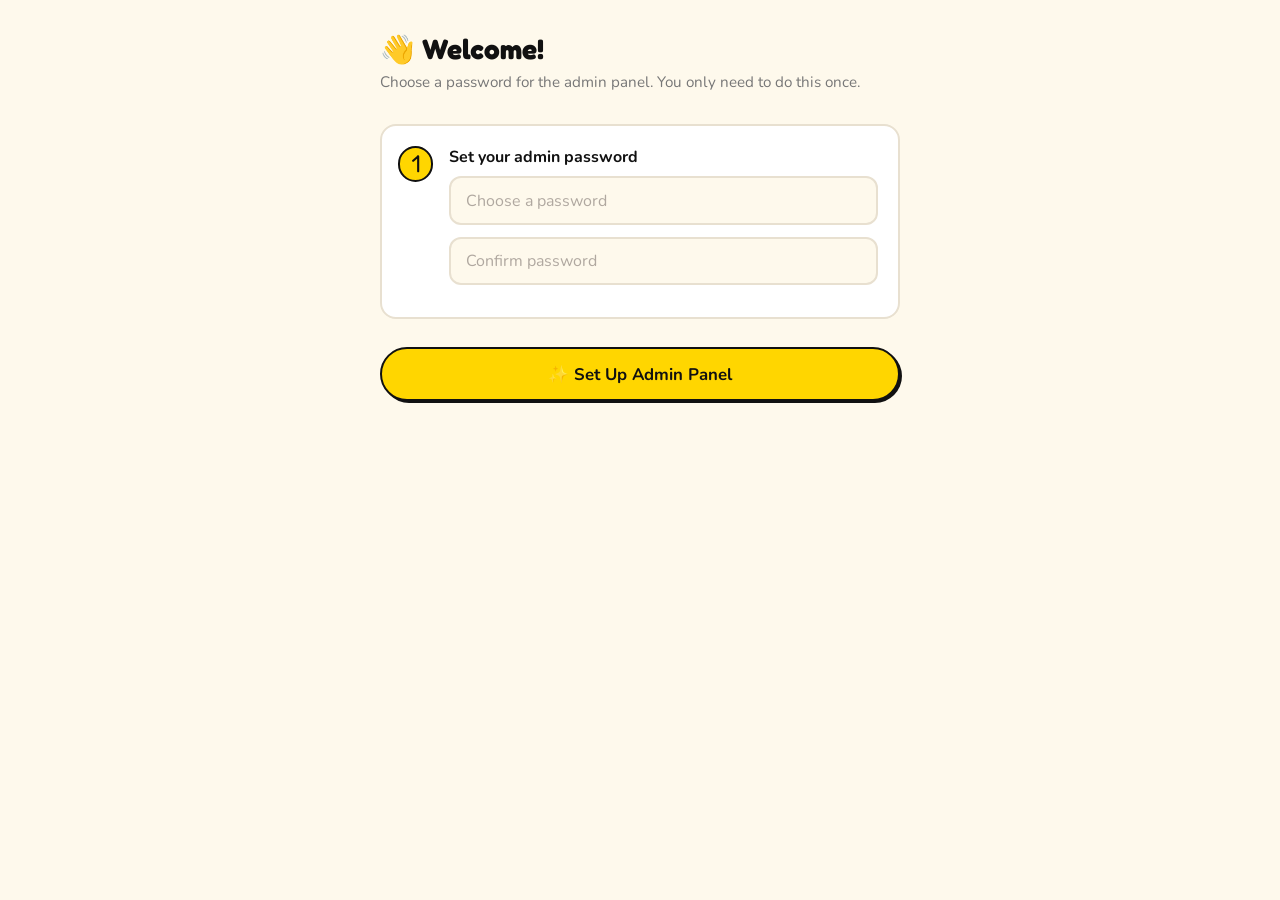
<file: admin.html>
<!DOCTYPE html>
<html lang="en">
<head>
  <meta charset="UTF-8" />
  <meta name="viewport" content="width=device-width, initial-scale=1.0" />
  <title>Admin — 90's Day Camp</title>
  <link rel="preconnect" href="https://fonts.googleapis.com" />
  <link rel="preconnect" href="https://fonts.gstatic.com" crossorigin />
  <link href="https://fonts.googleapis.com/css2?family=Fredoka+One&family=Nunito:wght@400;600;700;800&display=swap" rel="stylesheet" />
  <link rel="stylesheet" href="css/admin.css" />
</head>
<body>

<!-- ── LOADING OVERLAY ── -->
<div class="loading-overlay" id="loading-overlay" style="display:none;">
  <div class="spinner"></div>
  <span>Loading camp data…</span>
</div>

<!-- ── TOAST ── -->
<div class="toast-wrap"><div class="toast" id="toast"></div></div>

<!-- ── LOGIN SCREEN ── -->
<div id="screen-login" class="screen login-wrap">
  <div class="login-card">
    <div class="login-logo">☀️ Camp Admin</div>
    <p class="login-sub">Mia &amp; Ashleigh only!</p>
    <form id="login-form">
      <label class="a-label" for="login-password">Password</label>
      <input class="a-input" type="password" id="login-password" placeholder="Enter password"
             autocomplete="current-password" />
      <div class="a-error" id="login-error"></div>
      <button class="a-btn a-btn--primary" type="submit">Log In</button>
    </form>
  </div>
</div>

<!-- ── SETUP SCREEN ── -->
<div id="screen-setup" class="screen" style="display:none;">
  <div class="setup-wrap">
    <h1 class="setup-heading">👋 Welcome!</h1>
    <p class="setup-sub">Choose a password for the admin panel. You only need to do this once.</p>

    <div class="setup-step">
      <div class="setup-step-num">1</div>
      <div class="setup-step-body">
        <strong>Set your admin password</strong>
        <input class="a-input" type="password" id="setup-password" placeholder="Choose a password" autocomplete="new-password" />
        <input class="a-input" type="password" id="setup-password2" placeholder="Confirm password" autocomplete="new-password" />
      </div>
    </div>

    <div class="a-error" id="setup-error"></div>
    <button class="a-btn a-btn--primary" id="setup-submit">✨ Set Up Admin Panel</button>
  </div>
</div>

<!-- ── MAIN APP ── -->
<div id="screen-app" style="display:none;">

  <!-- Header -->
  <header class="admin-header">
    <div class="admin-header-inner">
      <div class="admin-logo">☀️ Camp Admin</div>
      <div class="admin-header-actions">
        <button class="a-btn a-btn--sm" id="s-export-excel">⬇ Excel</button>
        <button class="a-btn a-btn--sm" id="s-export-pdf">🖨 PDF</button>
        <button class="a-btn a-btn--sm a-btn--ghost" id="btn-settings" title="Settings">⚙️</button>
        <button class="a-btn a-btn--sm a-btn--ghost" id="btn-logout" title="Log out">Log out</button>
      </div>
    </div>
  </header>

  <!-- Tab bar -->
  <div class="tab-bar">
    <button class="tab-btn active" data-tab="registrations">Registrations</button>
    <button class="tab-btn" data-tab="weeks">Weeks</button>
    <button class="tab-btn" data-tab="add">+ Add</button>
    <button class="tab-btn" data-tab="deleted">🗑 Deleted</button>
  </div>

  <!-- ── REGISTRATIONS TAB ── -->
  <div id="tab-registrations" class="tab-panel">
    <div class="panel-header">
      <h2 class="panel-title">All Registrations</h2>
      <span class="a-badge" id="reg-count">0 kids</span>
    </div>

    <div class="filter-bar">
      <button class="filter-btn active" data-filter="all">All</button>
      <button class="filter-btn" data-filter="booked">Booked ✓</button>
      <button class="filter-btn" data-filter="pending">Pending ⏳</button>
    </div>

    <div id="registrations-list"></div>
  </div>

  <!-- ── WEEKS TAB ── -->
  <div id="tab-weeks" class="tab-panel" style="display:none;">
    <div class="panel-header">
      <h2 class="panel-title">Weekly Spots</h2>
    </div>
    <p style="font-size:0.875rem;color:#777;margin-bottom:1rem;">
      Adjust total spots per week. Changes save automatically.
    </p>
    <div id="weeks-list"></div>
  </div>

  <!-- ── ADD TAB ── -->
  <div id="tab-add" class="tab-panel" style="display:none;">
    <div class="add-form" id="add-form-wrap">
      <div class="add-form-title">✏️ <span id="add-form-title-text">Add Registration</span></div>

      <div class="form-row-2">
        <div class="a-field">
          <label class="a-label" for="f-child-name">Child's Name *</label>
          <input class="a-input" type="text" id="f-child-name" placeholder="First name" />
        </div>
        <div class="a-field">
          <label class="a-label" for="f-child-age">Age</label>
          <input class="a-input" type="number" id="f-child-age" placeholder="Age" min="4" max="18" />
        </div>
      </div>

      <div class="form-row-2">
        <div class="a-field">
          <label class="a-label" for="f-parent-name">Parent Name</label>
          <input class="a-input" type="text" id="f-parent-name" placeholder="Parent / guardian" />
        </div>
        <div class="a-field">
          <label class="a-label" for="f-parent-phone">Phone</label>
          <input class="a-input" type="tel" id="f-parent-phone" placeholder="555-555-5555" />
        </div>
      </div>

      <div class="a-field">
        <label class="a-label" for="f-parent-email">Email</label>
        <input class="a-input" type="email" id="f-parent-email" placeholder="parent@email.com" />
      </div>

      <div class="a-field">
        <label class="a-label">Weeks Attending *</label>
        <div class="weeks-check-grid">
          <label class="week-chk-label"><input type="checkbox" name="f-weeks" value="1" /> <span>Week 1 · June 8–12</span></label>
          <label class="week-chk-label"><input type="checkbox" name="f-weeks" value="2" /> <span>Week 2 · June 15–19</span></label>
          <label class="week-chk-label"><input type="checkbox" name="f-weeks" value="3" /> <span>Week 3 · June 22–26</span></label>
          <label class="week-chk-label"><input type="checkbox" name="f-weeks" value="4" /> <span>Week 4 · June 29–July 3</span></label>
          <label class="week-chk-label"><input type="checkbox" name="f-weeks" value="5" /> <span>Week 5 · July 6–10</span></label>
          <label class="week-chk-label"><input type="checkbox" name="f-weeks" value="6" /> <span>Week 6 · July 13–17</span></label>
          <label class="week-chk-label"><input type="checkbox" name="f-weeks" value="7" /> <span>Week 7 · July 20–24</span></label>
        </div>
      </div>

      <div class="a-field">
        <label class="a-label" for="f-status">Status *</label>
        <select class="a-input" id="f-status">
          <option value="pending">Pending — awaiting Venmo payment</option>
          <option value="booked">Booked — paid &amp; confirmed</option>
        </select>
      </div>

      <div class="form-row-2">
        <div class="a-field">
          <label class="a-label" for="f-amount-paid">Amount Paid ($)</label>
          <input class="a-input" type="number" id="f-amount-paid" placeholder="0" min="0" step="0.01" />
        </div>
        <div class="a-field">
          <label class="a-label" for="f-paid-at">Payment Date</label>
          <input class="a-input" type="date" id="f-paid-at" />
        </div>
      </div>

      <div class="a-field">
        <label class="a-label" for="f-notes">Notes</label>
        <textarea class="a-input" id="f-notes" placeholder="Allergies, special needs, friends attending…" rows="2"></textarea>
      </div>

      <div class="a-error" id="add-error"></div>
      <div class="a-success" id="add-success"></div>

      <div style="display:flex;gap:0.75rem;flex-wrap:wrap;">
        <button class="a-btn a-btn--primary" id="add-submit-btn" type="button" style="flex:1;">
          ✉️ Save Registration
        </button>
        <button class="a-btn a-btn--ghost" id="add-cancel-btn" type="button" style="display:none;">
          Cancel
        </button>
      </div>
    </div>
  </div>

  <!-- ── DELETED TAB ── -->
  <div id="tab-deleted" class="tab-panel" style="display:none;">
    <div class="panel-header">
      <h2 class="panel-title">Deleted Records</h2>
      <span class="a-badge" id="deleted-count">0</span>
    </div>
    <p style="font-size:0.875rem;color:#777;margin-bottom:1rem;">Registrations removed from the active list. Reinstate to restore them.</p>
    <div id="deleted-list"></div>
  </div>

</div><!-- end #screen-app -->

<!-- ── DELETE CONFIRM MODAL ── -->
<div id="delete-overlay" style="display:none;position:fixed;inset:0;background:rgba(0,0,0,0.5);z-index:1000;display:none;align-items:center;justify-content:center;">
  <div style="background:#fff;border-radius:16px;padding:2rem;max-width:360px;width:90%;box-shadow:0 8px 32px rgba(0,0,0,0.2);">
    <h3 style="margin:0 0 0.5rem;font-family:var(--font-nunito);font-size:1.1rem;">Delete Registration</h3>
    <p style="font-size:0.875rem;color:#555;margin-bottom:1rem;">Type <strong>delete</strong> below to confirm removing <strong id="delete-modal-name"></strong>.</p>
    <input id="delete-confirm-input" class="a-input" type="text" placeholder="Type delete to confirm" autocomplete="off" />
    <div style="display:flex;gap:0.75rem;margin-top:1rem;">
      <button id="delete-modal-cancel" class="a-btn a-btn--ghost" style="flex:1;">Cancel</button>
      <button id="delete-modal-confirm" class="a-btn a-btn--red" style="flex:1;" disabled>Delete</button>
    </div>
  </div>
</div>

<!-- ── SETTINGS OVERLAY ── -->
<div class="settings-overlay" id="settings-overlay"></div>
<div class="settings-drawer" id="settings-drawer">
  <div class="drawer-handle"></div>
  <div class="settings-title">⚙️ Settings</div>

  <div class="settings-section">
    <div class="settings-section-title">Change Password</div>
    <input class="a-input" type="password" id="s-new-pw" placeholder="New password" autocomplete="new-password" />
    <input class="a-input" type="password" id="s-new-pw2" placeholder="Confirm new password" autocomplete="new-password" />
    <div class="a-error" id="s-pw-error"></div>
    <button class="a-btn a-btn--sm" id="s-change-pw">Update Password</button>
  </div>

  <!-- JSONBin already configured — inputs kept hidden so JS still reads them -->
  <input type="hidden" id="s-api-key" />
  <input type="hidden" id="s-collection-id" />
  <input type="hidden" id="s-bin-id" />
  <div id="s-bin-error" style="display:none;"></div>
  <div id="s-snippet-section" style="display:none;"><div id="s-snippet"></div></div>

  <!-- s-clear kept hidden so JS doesn't break if it references it -->
  <button id="s-clear" style="display:none;"></button>

  <button class="a-btn a-btn--ghost" id="s-close" style="width:100%;margin-top:0.5rem;">Close</button>
</div>

<!-- ── EDIT MODAL ── -->
<div class="modal-overlay" id="edit-modal-overlay">
  <div class="modal">
    <div class="modal-title">✏️ Edit Registration</div>
    <!-- same fields, populated by JS -->
    <div id="edit-modal-body"></div>
    <div class="modal-actions">
      <button class="a-btn a-btn--primary" id="edit-save-btn">Save Changes</button>
      <button class="a-btn a-btn--ghost" id="edit-cancel-btn">Cancel</button>
    </div>
  </div>
</div>

<script src="https://cdn.sheetjs.com/xlsx-0.20.3/package/dist/xlsx.full.min.js"></script>
<script src="js/admin.js"></script>
</body>
</html>
</file>
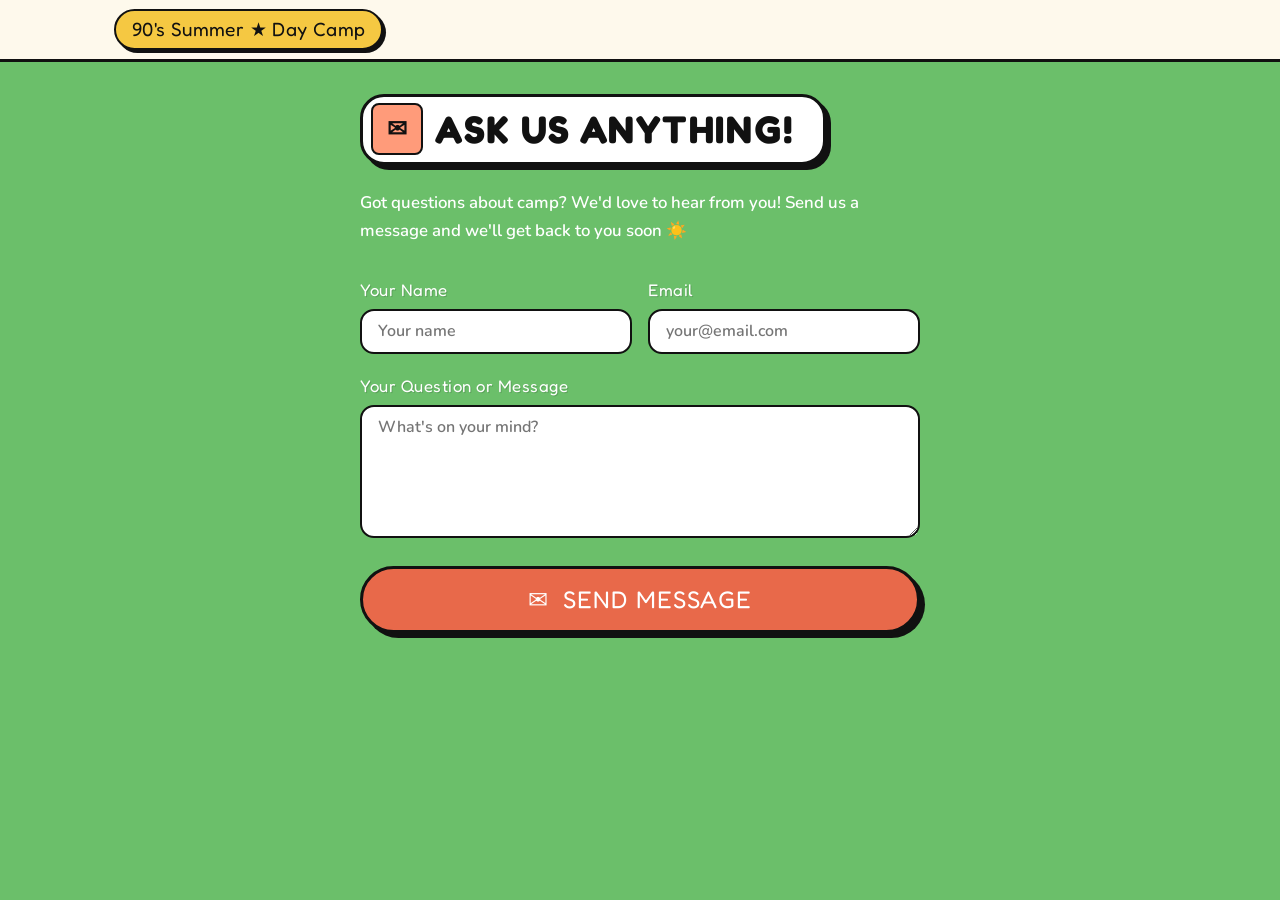
<file: contact.html>
<!DOCTYPE html>
<html lang="en">
<head>
  <meta charset="UTF-8" />
  <meta name="viewport" content="width=device-width, initial-scale=1.0" />
  <title>Contact Us — 90's Summer Day Camp</title>
  <meta name="description" content="Questions about 90's Summer Day Camp? Send Mia & Ashleigh a message!" />

  <!-- Fonts -->
  <link rel="preconnect" href="https://fonts.googleapis.com" />
  <link rel="preconnect" href="https://fonts.gstatic.com" crossorigin />
  <link href="https://fonts.googleapis.com/css2?family=VT323&family=Boogaloo&family=Titan+One&family=Permanent+Marker&family=Fredoka+One&family=Nunito:wght@400;600;700;800&display=swap" rel="stylesheet" />

  <!-- Shared CSS -->
  <link rel="stylesheet" href="css/reset.css" />
  <link rel="stylesheet" href="css/variables.css" />
  <link rel="stylesheet" href="css/layout.css" />
  <link rel="stylesheet" href="css/typography.css" />
  <link rel="stylesheet" href="css/components.css" />
  <link rel="stylesheet" href="css/hero.css" />
  <link rel="stylesheet" href="css/mobile.css" />

  <style>
    body {
      background: var(--green);
      min-height: 100vh;
    }

    .contact-page {
      max-width: 600px;
      margin: 0 auto;
      padding: calc(var(--nav-h) + 2rem) 1.25rem 4rem;
    }

    /* Override label color for green bg */
    .contact-page .form-label { color: var(--white); }
    .contact-page .form-label-hint { color: rgba(255,255,255,0.8); }

    .contact-page .form-submit {
      width: 100%;
      text-align: center;
    }

    /* Success state */
    .contact-success {
      display: none;
      background: var(--white);
      border: 3px solid var(--black);
      border-radius: var(--radius-md);
      box-shadow: var(--shadow-md);
      padding: 2.5rem 2rem;
      text-align: center;
    }

    .contact-success-emoji {
      font-size: 3rem;
      margin-bottom: 0.75rem;
    }

    .contact-success-title {
      font-family: var(--font-fredoka);
      font-size: 1.8rem;
      color: var(--purple);
      margin-bottom: 0.5rem;
    }

    .contact-success-msg {
      font-family: var(--font-body);
      font-size: 1rem;
      color: #555;
      margin-bottom: 1.5rem;
    }

    .contact-error {
      display: none;
      margin-top: 0.75rem;
      background: #fff0f0;
      border: 2px solid #f5a0a0;
      border-radius: var(--radius-sm);
      padding: 0.65rem 1rem;
      font-family: var(--font-body);
      font-size: 0.9rem;
      color: #c00;
    }
  </style>
</head>
<body>

  <!-- NAV -->
  <nav class="site-nav" id="site-nav">
    <div class="nav-inner">
      <a href="/" class="nav-logo" style="text-decoration:none;">90's Summer &#9733; Day Camp</a>
    </div>
  </nav>

  <main class="contact-page">

    <h2 class="section-banner" style="background: var(--white); margin-bottom: 1.5rem;">
      <span class="banner-icon" style="background: var(--coral);">&#x2709;&#xFE0E;</span>
      <span class="banner-text">Ask Us Anything!</span>
    </h2>

    <p style="font-family: var(--font-body); color: var(--white); margin-bottom: 2rem; font-size: 1.05rem; font-weight: 600;">
      Got questions about camp? We'd love to hear from you! Send us a message and we'll get back to you soon &#x2600;&#xFE0F;
    </p>

    <!-- FORM -->
    <form class="signup-form" id="contact-form" novalidate>

      <div class="form-row">
        <div class="form-field">
          <label class="form-label" for="contact-name">Your Name</label>
          <input class="form-input" type="text" id="contact-name" name="name" required placeholder="Your name" />
        </div>
        <div class="form-field">
          <label class="form-label" for="contact-email">Email</label>
          <input class="form-input" type="email" id="contact-email" name="email" required placeholder="your@email.com" />
        </div>
      </div>

      <div class="form-field">
        <label class="form-label" for="contact-message">Your Question or Message</label>
        <textarea class="form-input form-textarea" id="contact-message" name="message" required placeholder="What's on your mind?" rows="5"></textarea>
      </div>

      <div class="contact-error" id="contact-error"></div>

      <button type="submit" class="btn btn--big btn--press form-submit" id="contact-submit">
        &#x2709;&#xFE0E;&nbsp; Send Message
      </button>

    </form>

    <!-- SUCCESS STATE -->
    <div class="contact-success" id="contact-success">
      <div class="contact-success-emoji">&#x1F4EC;</div>
      <div class="contact-success-title">Message sent!</div>
      <p class="contact-success-msg">Thanks for reaching out — Mia &amp; Ashleigh will get back to you soon!</p>
      <a href="/" class="btn btn--press">&#8592; Back to Camp</a>
    </div>

  </main>

  <script>
  (function () {
    'use strict';

    var FORMSPREE = 'https://formspree.io/f/mnjwawpr';

    var form       = document.getElementById('contact-form');
    var submitBtn  = document.getElementById('contact-submit');
    var errorBox   = document.getElementById('contact-error');
    var successBox = document.getElementById('contact-success');

    function showError(msg) {
      errorBox.textContent = msg;
      errorBox.style.display = 'block';
      errorBox.scrollIntoView({ behavior: 'smooth', block: 'center' });
    }
    function hideError() { errorBox.style.display = 'none'; }

    form.addEventListener('submit', function (e) {
      e.preventDefault();
      hideError();

      var name    = form.querySelector('[name="name"]').value.trim();
      var email   = form.querySelector('[name="email"]').value.trim();
      var message = form.querySelector('[name="message"]').value.trim();

      if (!name)    { showError('Please enter your name.'); return; }
      if (!email)   { showError('Please enter your email.'); return; }
      if (!message) { showError('Please write a message.'); return; }

      submitBtn.disabled = true;
      submitBtn.textContent = 'Sending\u2026';

      var fd = new FormData();
      fd.append('name', name);
      fd.append('email', email);
      fd.append('message', message);

      fetch(FORMSPREE, { method: 'POST', body: fd, headers: { 'Accept': 'application/json' } })
        .then(function (res) {
          if (!res.ok) throw new Error('Error ' + res.status);
          return res.json();
        })
        .then(function () {
          form.style.display = 'none';
          successBox.style.display = 'block';
          successBox.scrollIntoView({ behavior: 'smooth', block: 'start' });
        })
        .catch(function (err) {
          submitBtn.disabled = false;
          submitBtn.textContent = '\u2709\uFE0E\u00A0 Send Message';
          showError('Something went wrong — please try again. (' + err.message + ')');
        });
    });

    // Sticky nav
    var nav = document.getElementById('site-nav');
    window.addEventListener('scroll', function () {
      nav.classList.toggle('scrolled', window.scrollY > 10);
    }, { passive: true });

  }());
  </script>
</body>
</html>
</file>
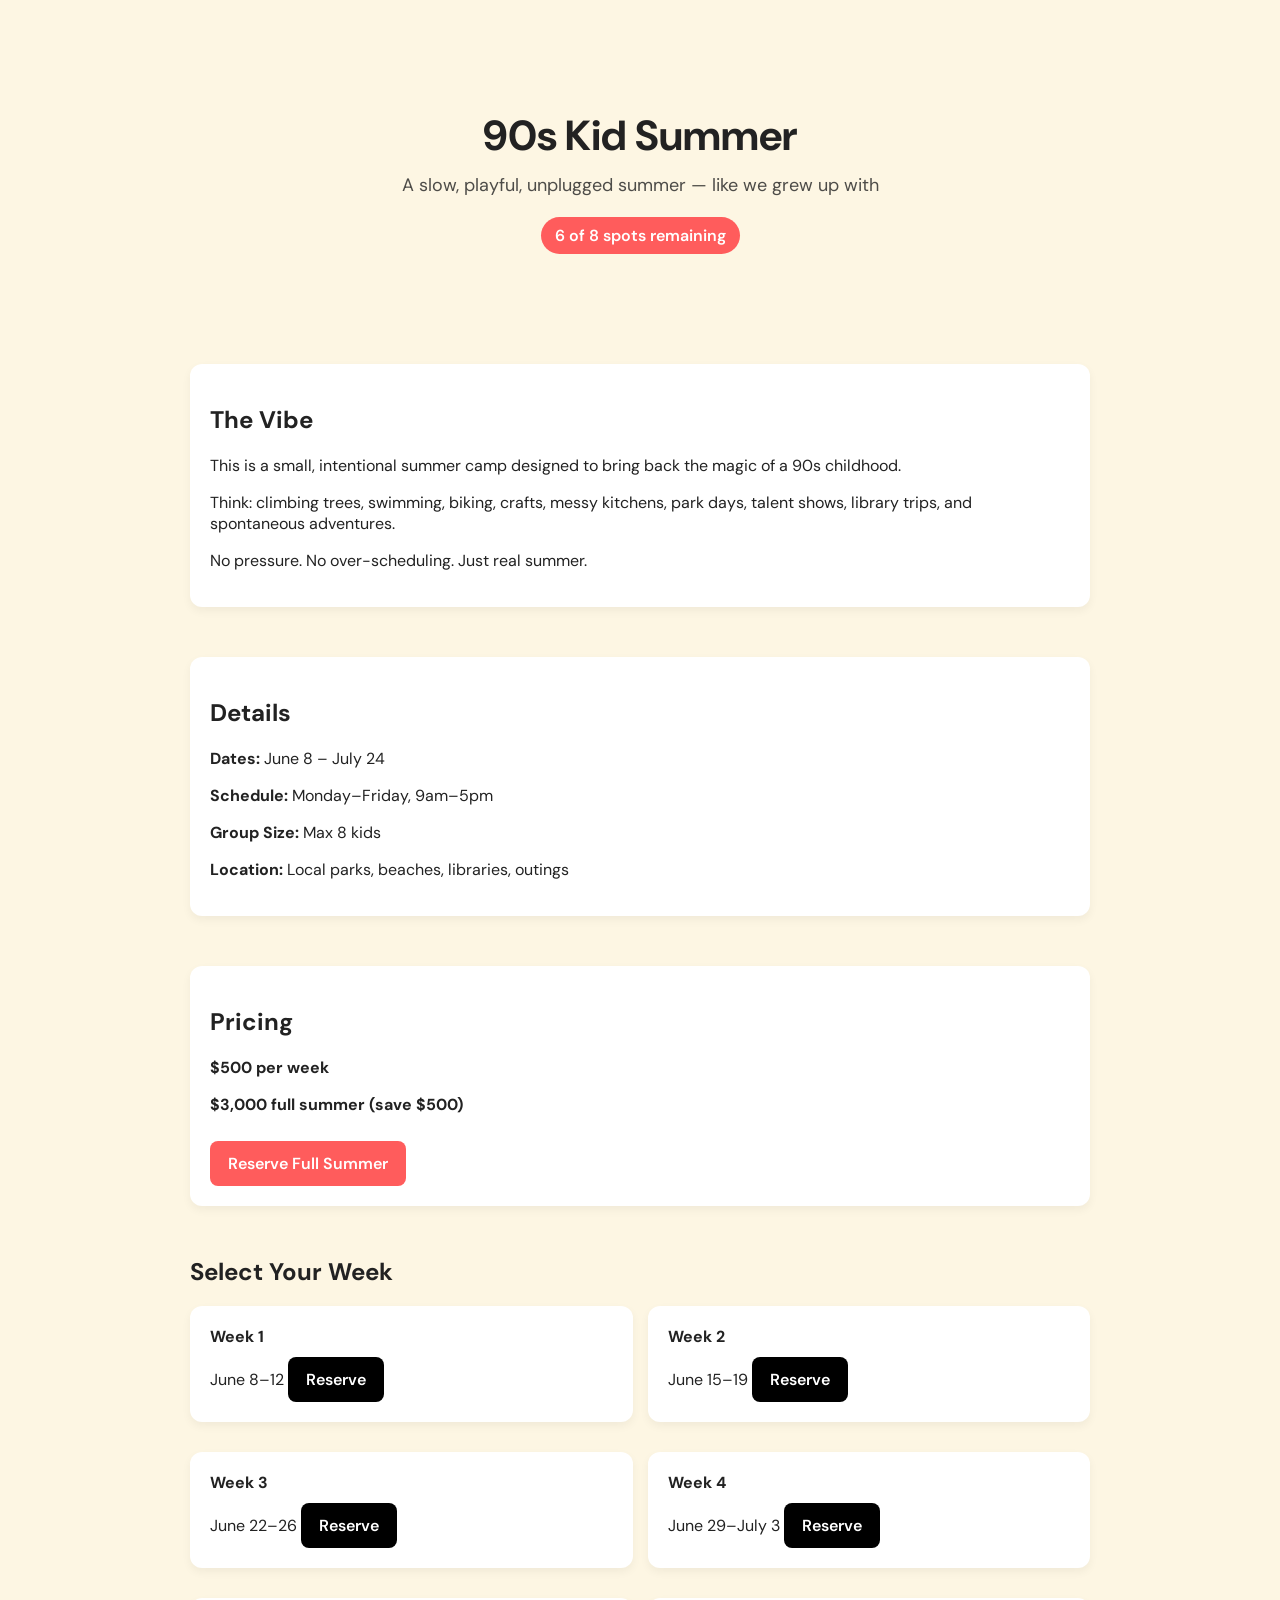
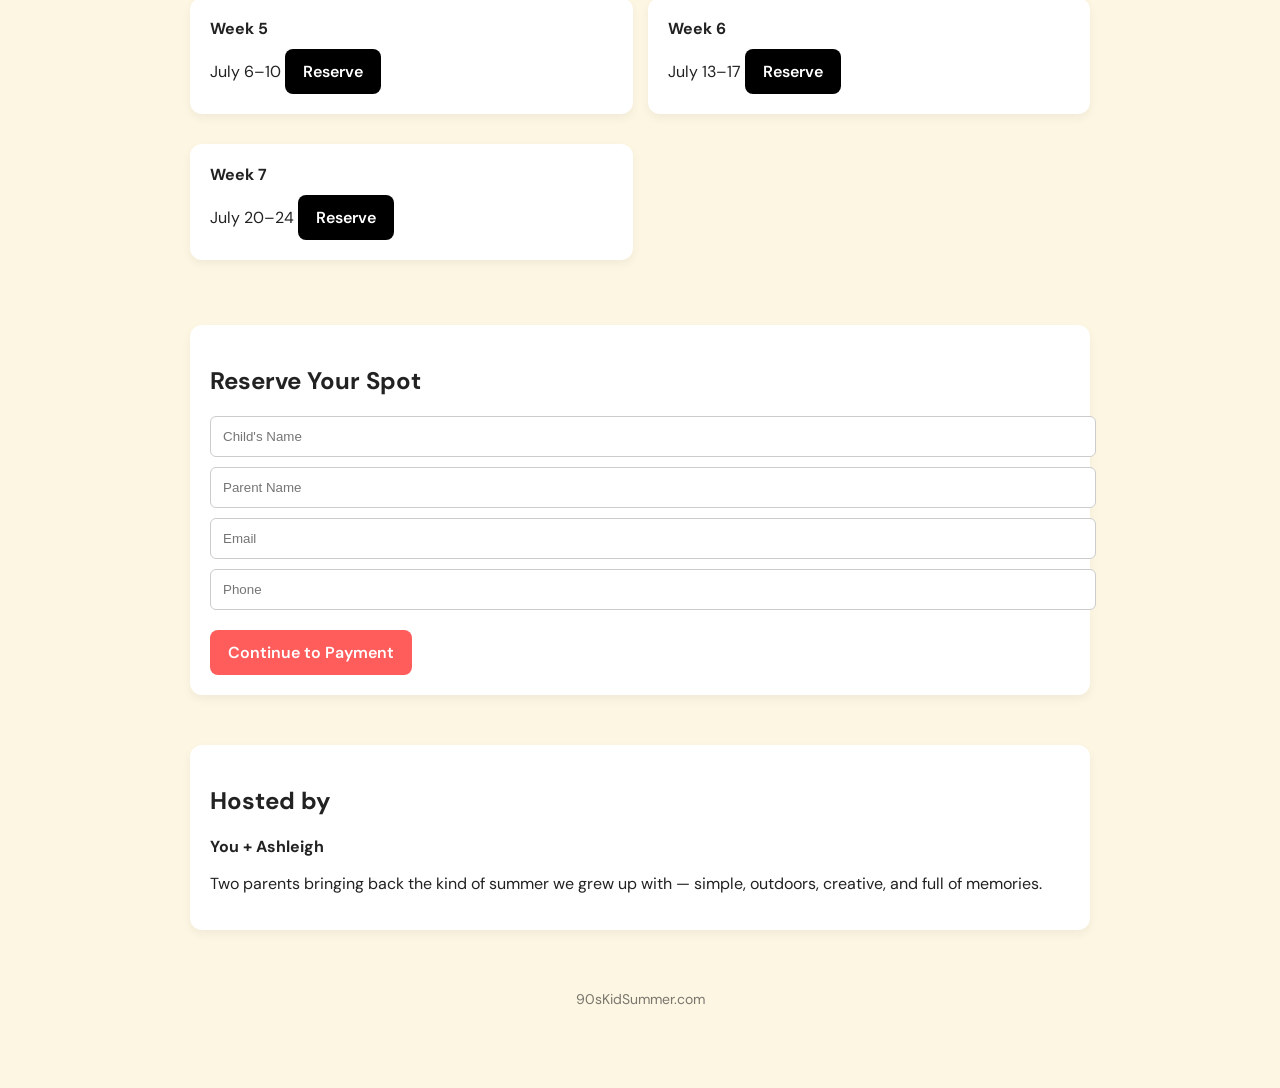
<file: index3.html>
<!DOCTYPE html>
<html lang="en">
<head>
<meta charset="UTF-8">
<meta name="viewport" content="width=device-width, initial-scale=1.0">
<title>90s Kid Summer Camp</title>

<link href="https://fonts.googleapis.com/css2?family=DM+Sans:wght@400;600&display=swap" rel="stylesheet">

<style>
body {
  margin:0;
  font-family:'DM Sans', sans-serif;
  background:#fdf6e3;
  color:#222;
}

.container {
  max-width:900px;
  margin:auto;
  padding:20px;
}

.hero {
  text-align:center;
  padding:60px 20px;
}

h1 {
  font-size:42px;
  margin-bottom:10px;
}

.tagline {
  font-size:18px;
  opacity:.8;
}

.badge {
  display:inline-block;
  background:#ff5c5c;
  color:white;
  padding:8px 14px;
  border-radius:20px;
  margin-top:20px;
  font-weight:600;
}

.section {
  margin:50px 0;
}

.card {
  background:white;
  padding:20px;
  border-radius:12px;
  margin-bottom:15px;
  box-shadow:0 4px 10px rgba(0,0,0,0.05);
}

.button {
  display:inline-block;
  background:#000;
  color:white;
  padding:12px 18px;
  border-radius:8px;
  text-decoration:none;
  margin-top:10px;
  font-weight:600;
}

.button.alt {
  background:#ff5c5c;
}

.grid {
  display:grid;
  grid-template-columns:1fr 1fr;
  gap:15px;
}

input {
  width:100%;
  padding:12px;
  margin-bottom:10px;
  border-radius:6px;
  border:1px solid #ccc;
}

.footer {
  text-align:center;
  margin:60px 0;
  font-size:14px;
  opacity:.6;
}
</style>
</head>

<body>

<div class="container">

<!-- HERO -->
<div class="hero">
  <h1>90s Kid Summer</h1>
  <div class="tagline">A slow, playful, unplugged summer — like we grew up with</div>
  
  <div class="badge">6 of 8 spots remaining</div>
</div>

<!-- VISION -->
<div class="section">
  <div class="card">
    <h2>The Vibe</h2>
    <p>
      This is a small, intentional summer camp designed to bring back the magic of a 90s childhood.
    </p>
    <p>
      Think: climbing trees, swimming, biking, crafts, messy kitchens, park days, talent shows, library trips, and spontaneous adventures.
    </p>
    <p>
      No pressure. No over-scheduling. Just real summer.
    </p>
  </div>
</div>

<!-- DETAILS -->
<div class="section">
  <div class="card">
    <h2>Details</h2>
    <p><strong>Dates:</strong> June 8 – July 24</p>
    <p><strong>Schedule:</strong> Monday–Friday, 9am–5pm</p>
    <p><strong>Group Size:</strong> Max 8 kids</p>
    <p><strong>Location:</strong> Local parks, beaches, libraries, outings</p>
  </div>
</div>

<!-- PRICING -->
<div class="section">
  <div class="card">
    <h2>Pricing</h2>
    <p><strong>$500 per week</strong></p>
    <p><strong>$3,000 full summer (save $500)</strong></p>

    <a href="#" class="button alt">Reserve Full Summer</a>
  </div>
</div>

<!-- WEEKS -->
<div class="section">
  <h2>Select Your Week</h2>

  <div class="grid">

    <div class="card">
      <strong>Week 1</strong><br>June 8–12
      <a href="#" class="button">Reserve</a>
    </div>

    <div class="card">
      <strong>Week 2</strong><br>June 15–19
      <a href="#" class="button">Reserve</a>
    </div>

    <div class="card">
      <strong>Week 3</strong><br>June 22–26
      <a href="#" class="button">Reserve</a>
    </div>

    <div class="card">
      <strong>Week 4</strong><br>June 29–July 3
      <a href="#" class="button">Reserve</a>
    </div>

    <div class="card">
      <strong>Week 5</strong><br>July 6–10
      <a href="#" class="button">Reserve</a>
    </div>

    <div class="card">
      <strong>Week 6</strong><br>July 13–17
      <a href="#" class="button">Reserve</a>
    </div>

    <div class="card">
      <strong>Week 7</strong><br>July 20–24
      <a href="#" class="button">Reserve</a>
    </div>

  </div>
</div>

<!-- REGISTRATION -->
<div class="section">
  <div class="card">
    <h2>Reserve Your Spot</h2>

    <input placeholder="Child's Name">
    <input placeholder="Parent Name">
    <input placeholder="Email">
    <input placeholder="Phone">

    <a href="#" class="button alt">Continue to Payment</a>
  </div>
</div>

<!-- FOUNDERS -->
<div class="section">
  <div class="card">
    <h2>Hosted by</h2>
    <p><strong>You + Ashleigh</strong></p>
    <p>
      Two parents bringing back the kind of summer we grew up with — simple, outdoors, creative, and full of memories.
    </p>
  </div>
</div>

<!-- FOOTER -->
<div class="footer">
  90sKidSummer.com
</div>

</div>

</body>
</html>
</file>
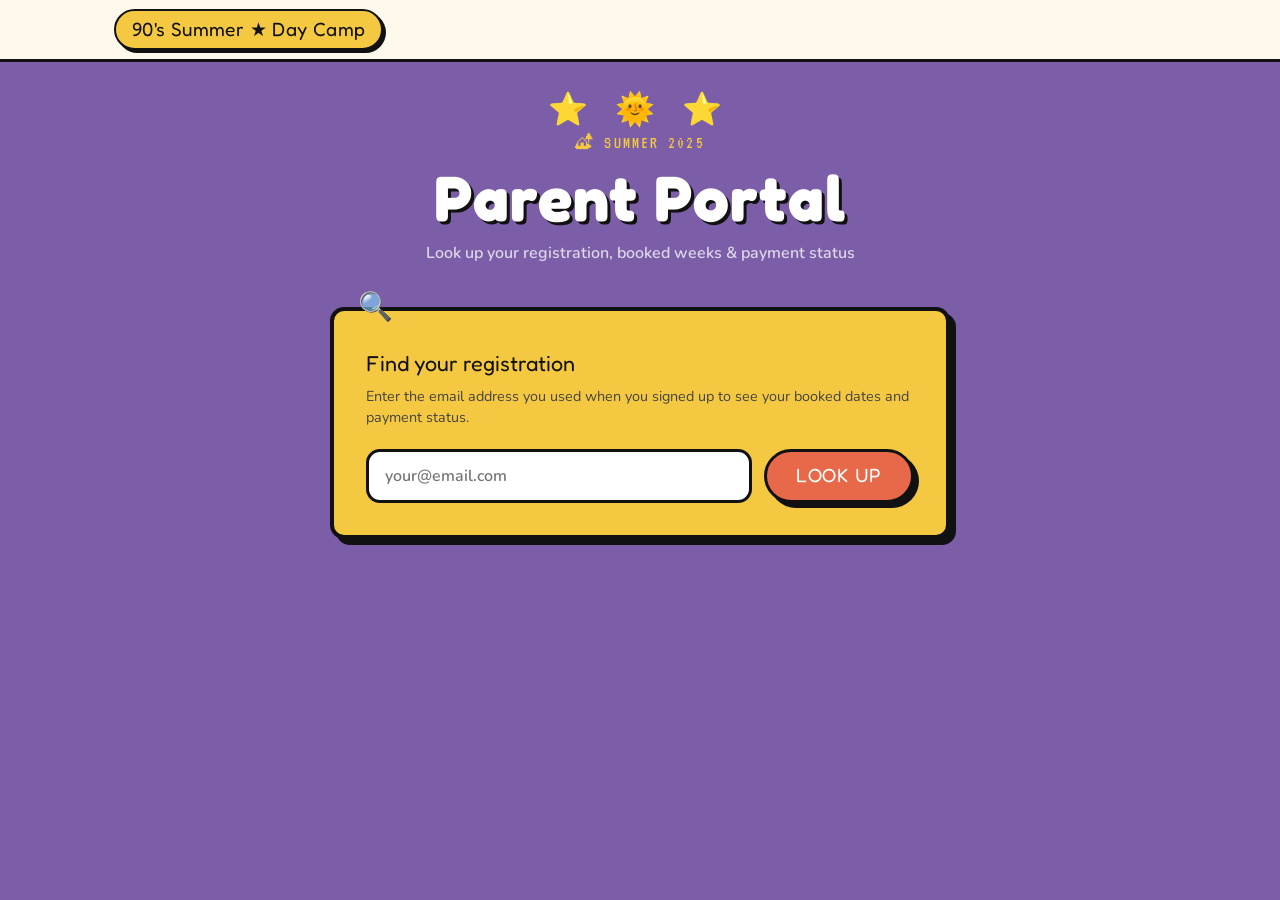
<file: portal.html>
<!DOCTYPE html>
<html lang="en">
<head>
  <meta charset="UTF-8" />
  <meta name="viewport" content="width=device-width, initial-scale=1.0" />
  <title>Parent Portal — 90's Summer Day Camp</title>
  <meta name="description" content="Check your registration details for 90's Summer Day Camp." />

  <!-- Fonts -->
  <link rel="preconnect" href="https://fonts.googleapis.com" />
  <link rel="preconnect" href="https://fonts.gstatic.com" crossorigin />
  <link href="https://fonts.googleapis.com/css2?family=VT323&family=Boogaloo&family=Titan+One&family=Permanent+Marker&family=Fredoka+One&family=Nunito:wght@400;600;700;800&display=swap" rel="stylesheet" />

  <!-- Shared CSS -->
  <link rel="stylesheet" href="css/reset.css" />
  <link rel="stylesheet" href="css/variables.css" />
  <link rel="stylesheet" href="css/layout.css" />
  <link rel="stylesheet" href="css/typography.css" />
  <link rel="stylesheet" href="css/components.css" />
  <link rel="stylesheet" href="css/hero.css" />
  <link rel="stylesheet" href="css/mobile.css" />

  <style>
    /* ── Portal page base ── */
    body {
      background: var(--purple);
      min-height: 100vh;
    }

    .portal-page {
      max-width: 660px;
      margin: 0 auto;
      padding: calc(var(--nav-h) + 2rem) 1.25rem 5rem;
    }

    /* ── Fun header ── */
    .portal-hero {
      text-align: center;
      margin-bottom: 2.5rem;
    }

    .portal-hero-tag {
      display: inline-block;
      font-family: var(--font-vt323);
      font-size: 1.1rem;
      letter-spacing: 0.12em;
      color: var(--yellow);
      text-transform: uppercase;
      margin-bottom: 0.5rem;
    }

    .portal-hero-title {
      font-family: var(--font-fredoka);
      font-size: clamp(2.6rem, 9vw, 4rem);
      color: var(--white);
      line-height: 1.05;
      text-shadow: 3px 3px 0 var(--black);
      margin-bottom: 0.5rem;
      letter-spacing: 0.02em;
    }

    .portal-hero-sub {
      font-family: var(--font-nunito);
      font-size: 1rem;
      color: rgba(255,255,255,0.75);
      font-weight: 600;
    }

    .portal-decorations {
      font-size: 2rem;
      letter-spacing: 0.3em;
      margin-bottom: 0.25rem;
      line-height: 1;
    }

    /* ── Lookup card ── */
    .lookup-card {
      background: var(--yellow);
      border: 4px solid var(--black);
      border-radius: var(--radius-md);
      box-shadow: 6px 6px 0 var(--black);
      padding: 2rem;
      margin-bottom: 2rem;
      position: relative;
    }

    .lookup-card::before {
      content: '🔍';
      position: absolute;
      top: -1.1rem;
      left: 1.5rem;
      font-size: 1.75rem;
      line-height: 1;
    }

    .lookup-title {
      font-family: var(--font-fredoka);
      font-size: 1.35rem;
      color: var(--black);
      margin-bottom: 0.4rem;
      margin-top: 0.25rem;
    }

    .lookup-hint {
      font-family: var(--font-nunito);
      font-size: 0.9rem;
      color: #444;
      margin-bottom: 1.25rem;
      line-height: 1.5;
    }

    .lookup-row {
      display: flex;
      gap: 0.75rem;
      flex-wrap: wrap;
    }

    .lookup-input {
      flex: 1;
      min-width: 200px;
      font-family: var(--font-nunito);
      font-size: 1rem;
      font-weight: 600;
      padding: 0.65rem 1rem;
      border: 3px solid var(--black);
      border-radius: var(--radius-md);
      background: var(--white);
      transition: box-shadow 0.15s;
    }
    .lookup-input:focus {
      outline: none;
      box-shadow: 0 0 0 3px var(--purple);
    }

    /* Error / not found */
    .lookup-error {
      display: none;
      margin-top: 0.75rem;
      background: #fff0f0;
      border: 2px solid #f5a0a0;
      border-radius: var(--radius-sm);
      padding: 0.65rem 1rem;
      font-family: var(--font-body);
      font-size: 0.9rem;
      color: #c00;
    }

    /* ── Results ── */
    .results-wrap { display: none; }

    .results-greeting {
      font-family: var(--font-marker);
      font-size: 1.7rem;
      color: var(--yellow);
      margin-bottom: 1.5rem;
      text-shadow: 2px 2px 0 rgba(0,0,0,0.4);
    }

    /* Kid card */
    .reg-result-card {
      background: var(--white);
      border: 4px solid var(--black);
      border-radius: var(--radius-md);
      box-shadow: 6px 6px 0 var(--black);
      padding: 0;
      margin-bottom: 1.75rem;
      overflow: hidden;
    }

    .card-header {
      padding: 1.1rem 1.5rem 0.9rem;
      border-bottom: 3px solid var(--black);
      display: flex;
      align-items: center;
      justify-content: space-between;
      flex-wrap: wrap;
      gap: 0.5rem;
    }

    .card-header--1 { background: #AAE4FF; }
    .card-header--2 { background: #FFB8D8; }
    .card-header--3 { background: #A8E878; }
    .card-header--4 { background: #D4B8F0; }
    .card-header--5 { background: #FFE57A; }
    .card-header--6 { background: #FFB08A; }

    .result-child {
      font-family: var(--font-fredoka);
      font-size: 1.5rem;
      color: var(--black);
      letter-spacing: 0.02em;
    }

    .card-body {
      padding: 1.25rem 1.5rem;
    }

    .result-section-title {
      font-family: var(--font-nunito);
      font-weight: 800;
      font-size: 0.7rem;
      text-transform: uppercase;
      letter-spacing: 0.1em;
      color: #999;
      margin: 1rem 0 0.5rem;
    }
    .result-section-title:first-child { margin-top: 0; }

    /* Week chips */
    .result-weeks {
      display: flex;
      flex-direction: column;
      gap: 0.4rem;
    }

    .result-week-row {
      display: flex;
      align-items: center;
      gap: 0.75rem;
      padding: 0.5rem 0.9rem;
      border: 2.5px solid var(--black);
      border-radius: var(--radius-pill);
      font-family: var(--font-nunito);
      font-size: 0.9rem;
      font-weight: 700;
    }
    .result-week-row.week-1 { background: #AAE4FF; }
    .result-week-row.week-2 { background: #FFB08A; }
    .result-week-row.week-3 { background: #FFB8D8; }
    .result-week-row.week-4 { background: #D4B8F0; }
    .result-week-row.week-5 { background: #A8E878; }
    .result-week-row.week-6 { background: #FFE57A; }
    .result-week-row.week-7 { background: #AAE4FF; }

    .result-week-num {
      font-family: var(--font-fredoka);
      font-size: 1rem;
      min-width: 60px;
      letter-spacing: 0.02em;
    }
    .result-week-dates { flex: 1; color: #333; }

    /* Payment strip */
    .payment-summary {
      background: #f4f0ff;
      border: 2.5px solid var(--black);
      border-radius: var(--radius-sm);
      padding: 1rem 1.1rem;
      display: flex;
      flex-direction: column;
      gap: 0.45rem;
    }

    .pay-row {
      display: flex;
      justify-content: space-between;
      align-items: center;
      font-family: var(--font-nunito);
      font-size: 0.95rem;
    }

    .pay-row-label { color: #666; font-weight: 600; }
    .pay-row-value { font-weight: 800; }
    .pay-row--total .pay-row-value { color: var(--purple); font-size: 1.1rem; }
    .pay-row--paid  .pay-row-value { color: #2a7a2a; }
    .pay-row--balance .pay-row-value { color: var(--black); }
    .pay-row--balance.is-due .pay-row-value { color: #c00; }
    .pay-row--balance.is-clear .pay-row-value { color: #2a7a2a; }

    .pay-divider {
      border: none;
      border-top: 1.5px solid #d4c8ff;
      margin: 0.15rem 0;
    }

    /* Status badge */
    .status-tag {
      display: inline-block;
      font-family: var(--font-nunito);
      font-weight: 800;
      font-size: 0.8rem;
      text-transform: uppercase;
      letter-spacing: 0.05em;
      padding: 0.25rem 0.75rem;
      border-radius: var(--radius-pill);
      border: 2.5px solid var(--black);
    }
    .status-tag--confirmed { background: #d4f0c0; color: #2a6a10; }
    .status-tag--pending   { background: #fff3cc; color: #7a5a00; }

    /* Venmo pay nudge */
    .venmo-nudge {
      margin-top: 1rem;
      background: #fff8e1;
      border: 2.5px solid var(--black);
      border-radius: var(--radius-sm);
      padding: 1rem 1.1rem;
      display: flex;
      flex-direction: column;
      gap: 0.6rem;
    }

    .venmo-nudge-title {
      font-family: var(--font-fredoka);
      font-size: 1.05rem;
      color: var(--black);
    }

    .venmo-nudge-msg {
      font-family: var(--font-nunito);
      font-size: 0.875rem;
      color: #555;
      line-height: 1.5;
    }

    .venmo-nudge-actions {
      display: flex;
      align-items: center;
      gap: 0.75rem;
      flex-wrap: wrap;
    }

    .venmo-nudge-btn {
      display: inline-flex;
      align-items: center;
      gap: 0.4rem;
      background: #008cff;
      color: #fff;
      font-family: var(--font-nunito);
      font-weight: 800;
      font-size: 0.9rem;
      padding: 0.55rem 1.1rem;
      border: 2.5px solid var(--black);
      border-radius: var(--radius-pill);
      text-decoration: none;
      box-shadow: 3px 3px 0 var(--black);
      transition: transform 0.1s, box-shadow 0.1s;
    }
    .venmo-nudge-btn:hover {
      transform: translate(2px,2px);
      box-shadow: 1px 1px 0 var(--black);
    }

    .venmo-handle {
      font-family: var(--font-nunito);
      font-size: 0.85rem;
      font-weight: 700;
      color: #666;
    }

    /* Card footer */
    .card-footer {
      padding: 0.75rem 1.5rem;
      border-top: 2px solid #eee;
      font-family: var(--font-nunito);
      font-size: 0.82rem;
      color: #aaa;
      display: flex;
      align-items: center;
      justify-content: space-between;
      flex-wrap: wrap;
      gap: 0.4rem;
    }

    .card-footer a {
      color: var(--purple);
      font-weight: 700;
      text-decoration: none;
    }
    .card-footer a:hover { text-decoration: underline; }

    .try-again-btn {
      display: inline-flex;
      align-items: center;
      gap: 0.4rem;
      margin-top: 0.5rem;
      background: rgba(255,255,255,0.15);
      border: 2px solid rgba(255,255,255,0.4);
      border-radius: var(--radius-pill);
      font-family: var(--font-nunito);
      font-weight: 700;
      font-size: 0.9rem;
      color: var(--white);
      cursor: pointer;
      padding: 0.5rem 1.1rem;
      transition: background 0.15s;
    }
    .try-again-btn:hover {
      background: rgba(255,255,255,0.25);
    }

    @media (max-width: 480px) {
      .lookup-row { flex-direction: column; }
      .portal-hero-title { font-size: 2.2rem; }
    }
  </style>
</head>
<body>

  <!-- NAV -->
  <nav class="site-nav" id="site-nav">
    <div class="nav-inner">
      <a href="/" class="nav-logo" style="text-decoration:none;">90's Summer &#9733; Day Camp</a>
    </div>
  </nav>

  <main class="portal-page">

    <!-- Hero header -->
    <div class="portal-hero">
      <div class="portal-decorations">&#11088; &#127774; &#11088;</div>
      <div class="portal-hero-tag">&#x1F3D5; Summer 2025</div>
      <h1 class="portal-hero-title">Parent Portal</h1>
      <p class="portal-hero-sub">Look up your registration, booked weeks &amp; payment status</p>
    </div>

    <!-- Lookup form -->
    <div class="lookup-card" id="lookup-card">
      <div class="lookup-title">Find your registration</div>
      <p class="lookup-hint">
        Enter the email address you used when you signed up to see your booked dates and payment status.
      </p>
      <div class="lookup-row">
        <input class="lookup-input" type="email" id="lookup-email" placeholder="your@email.com" autocomplete="email" />
        <button class="btn btn--press" id="lookup-btn" style="white-space:nowrap;display:flex;align-items:center;gap:0.5rem;">
          <span id="lookup-btn-spinner" class="spinner spinner--dark" style="display:none;width:18px;height:18px;border-width:2px;"></span>
          <span id="lookup-btn-text">Look Up</span>
        </button>
      </div>
      <div class="lookup-error" id="lookup-error"></div>
    </div>

    <!-- Results -->
    <div class="results-wrap" id="results-wrap">
      <div class="results-greeting" id="results-greeting"></div>
      <div id="results-list"></div>
      <button class="try-again-btn" id="try-again-btn">&#8592; Look up a different email</button>
    </div>

  </main>

  <script>
  (function () {
    'use strict';

    var JSONBIN_BIN_ID = '69d0a3d6856a682189fa7ef5';

    var WEEK_DATES = {
      1: 'June 8\u201312',
      2: 'June 15\u201319',
      3: 'June 22\u201326',
      4: 'June 29\u2013July 3',
      5: 'July 6\u201310',
      6: 'July 13\u201317',
      7: 'July 20\u201324'
    };

    // Card header colors cycle
    var HEADER_COLORS = ['--1','--2','--3','--4','--5','--6'];

    var emailInput  = document.getElementById('lookup-email');
    var lookupBtn   = document.getElementById('lookup-btn');
    var errorBox    = document.getElementById('lookup-error');
    var lookupCard  = document.getElementById('lookup-card');
    var resultsWrap = document.getElementById('results-wrap');
    var resultsList = document.getElementById('results-list');
    var greeting    = document.getElementById('results-greeting');
    var tryAgainBtn = document.getElementById('try-again-btn');

    function calcOwed(kid) {
      var n = (kid.weeks || []).length;
      if (n === 0) return 0;
      return n === 7 ? 3000 : n * 500;
    }

    function fmtMoney(n) { return '$' + Number(n || 0).toLocaleString(); }

    function showError(msg) {
      errorBox.textContent = msg;
      errorBox.style.display = 'block';
    }
    function hideError() { errorBox.style.display = 'none'; }

    function doLookup() {
      var email = emailInput.value.trim().toLowerCase();
      if (!email) { showError('Please enter your email address.'); return; }
      if (!/^[^\s@]+@[^\s@]+\.[^\s@]+$/.test(email)) { showError('Please enter a valid email address.'); return; }
      hideError();

      lookupBtn.disabled = true;
      document.getElementById('lookup-btn-spinner').style.display = '';
      document.getElementById('lookup-btn-text').textContent = 'Looking up\u2026';

      fetch('https://api.jsonbin.io/v3/b/' + JSONBIN_BIN_ID + '/latest')
        .then(function (r) { return r.json(); })
        .then(function (json) {
          var record = json.record || {};
          var kids = (record.kids || []).filter(function (k) {
            return (k.email || '').toLowerCase().trim() === email && k.status !== 'deleted';
          });

          lookupBtn.disabled = false;
          document.getElementById('lookup-btn-spinner').style.display = 'none';
          document.getElementById('lookup-btn-text').textContent = 'Look Up';

          if (kids.length === 0) {
            showError('No registration found for that email. Please double-check the address or submit a new registration.');
            return;
          }

          renderResults(kids);
        })
        .catch(function () {
          lookupBtn.disabled = false;
          document.getElementById('lookup-btn-spinner').style.display = 'none';
          document.getElementById('lookup-btn-text').textContent = 'Look Up';
          showError('Something went wrong \u2014 please try again in a moment.');
        });
    }

    function renderResults(kids) {
      var parentName = kids[0].parentName || 'there';
      greeting.textContent = 'Hey ' + parentName + '! \uD83C\uDF89';

      resultsList.innerHTML = kids.map(function (kid, idx) {
        var headerCls = 'card-header' + HEADER_COLORS[idx % HEADER_COLORS.length];
        var owed    = calcOwed(kid);
        var paid    = kid.amountPaid || 0;
        var balance = owed - paid;
        var isConfirmed = kid.status === 'booked';

        var weeksHtml = (kid.weeks || []).sort(function(a,b){return a-b;}).map(function (wn) {
          return '<div class="result-week-row week-' + wn + '">' +
            '<span class="result-week-num">Week ' + wn + '</span>' +
            '<span class="result-week-dates">' + (WEEK_DATES[wn] || '') + '</span>' +
          '</div>';
        }).join('');

        var statusTag = '<span class="status-tag ' + (isConfirmed ? 'status-tag--confirmed' : 'status-tag--pending') + '">' +
          (isConfirmed ? '\u2713 Confirmed' : '\u23F3 Awaiting Confirmation') + '</span>';

        var payHtml = '<div class="payment-summary">' +
          '<div class="pay-row pay-row--total"><span class="pay-row-label">Total</span><span class="pay-row-value">' + fmtMoney(owed) + '</span></div>' +
          '<div class="pay-row pay-row--paid"><span class="pay-row-label">Paid</span><span class="pay-row-value">' + fmtMoney(paid) + '</span></div>' +
          '<hr class="pay-divider">' +
          '<div class="pay-row pay-row--balance ' + (balance <= 0 ? 'is-clear' : 'is-due') + '">' +
            '<span class="pay-row-label">Balance</span>' +
            '<span class="pay-row-value">' + (balance <= 0 ? 'Paid in full \u2713' : fmtMoney(balance) + ' due') + '</span>' +
          '</div>' +
          (kid.paidAt ? '<div class="pay-row"><span class="pay-row-label">Payment date</span><span class="pay-row-value" style="font-weight:600;color:#555;">' + kid.paidAt + '</span></div>' : '') +
          '</div>' +
          (balance > 0 ?
            '<div class="venmo-nudge">' +
              '<div class="venmo-nudge-title">&#x1F4B8; Pay your balance to confirm your spot!</div>' +
              '<p class="venmo-nudge-msg">Send <strong>' + fmtMoney(balance) + '</strong> via Venmo to lock in your weeks. Once Mia &amp; Ashleigh receive your payment, your status will update from <strong>\u23F3 Awaiting Confirmation</strong> to <strong>\u2713 Confirmed</strong>.</p>' +
              '<div class="venmo-nudge-actions">' +
                '<a href="https://account.venmo.com/u/Mia-Cowell" target="_blank" rel="noopener" class="venmo-nudge-btn">&#x1F4B3;&nbsp; Pay on Venmo</a>' +
                '<span class="venmo-handle">@Mia-Cowell &nbsp;&bull;&nbsp; last 4: <strong>6286</strong></span>' +
              '</div>' +
            '</div>'
          : '');

        return '<div class="reg-result-card">' +
          '<div class="card-header ' + headerCls + '">' +
            '<div class="result-child">' + esc(kid.childName || 'Your child') + (kid.childAge ? ', age ' + esc(kid.childAge) : '') + '</div>' +
            statusTag +
          '</div>' +
          '<div class="card-body">' +
            '<div class="result-section-title">Weeks Booked</div>' +
            '<div class="result-weeks">' + (weeksHtml || '<p style="color:#999;font-size:0.9rem;">No weeks selected.</p>') + '</div>' +
            '<div class="result-section-title">Payment</div>' +
            payHtml +
            (kid.notes ? '<div class="result-section-title">Your Notes</div><div style="font-family:var(--font-body);font-size:0.9rem;color:#555;">' + esc(kid.notes) + '</div>' : '') +
          '</div>' +
          '<div class="card-footer">' +
            '<span>Registered ' + esc(kid.registeredAt || '') + '</span>' +
            '<a href="/contact.html">Questions? Email Mia &amp; Ashleigh \u2192</a>' +
          '</div>' +
        '</div>';
      }).join('');

      lookupCard.style.display = 'none';
      resultsWrap.style.display = 'block';
    }

    function esc(str) {
      return String(str).replace(/&/g,'&amp;').replace(/</g,'&lt;').replace(/>/g,'&gt;').replace(/"/g,'&quot;');
    }

    lookupBtn.addEventListener('click', doLookup);
    emailInput.addEventListener('keydown', function (e) {
      if (e.key === 'Enter') doLookup();
    });

    tryAgainBtn.addEventListener('click', function () {
      resultsWrap.style.display = 'none';
      lookupCard.style.display = '';
      emailInput.value = '';
      hideError();
      emailInput.focus();
    });

    // Sticky nav
    var nav = document.getElementById('site-nav');
    window.addEventListener('scroll', function () {
      nav.classList.toggle('scrolled', window.scrollY > 10);
    }, { passive: true });

  }());
  </script>
</body>
</html>
</file>
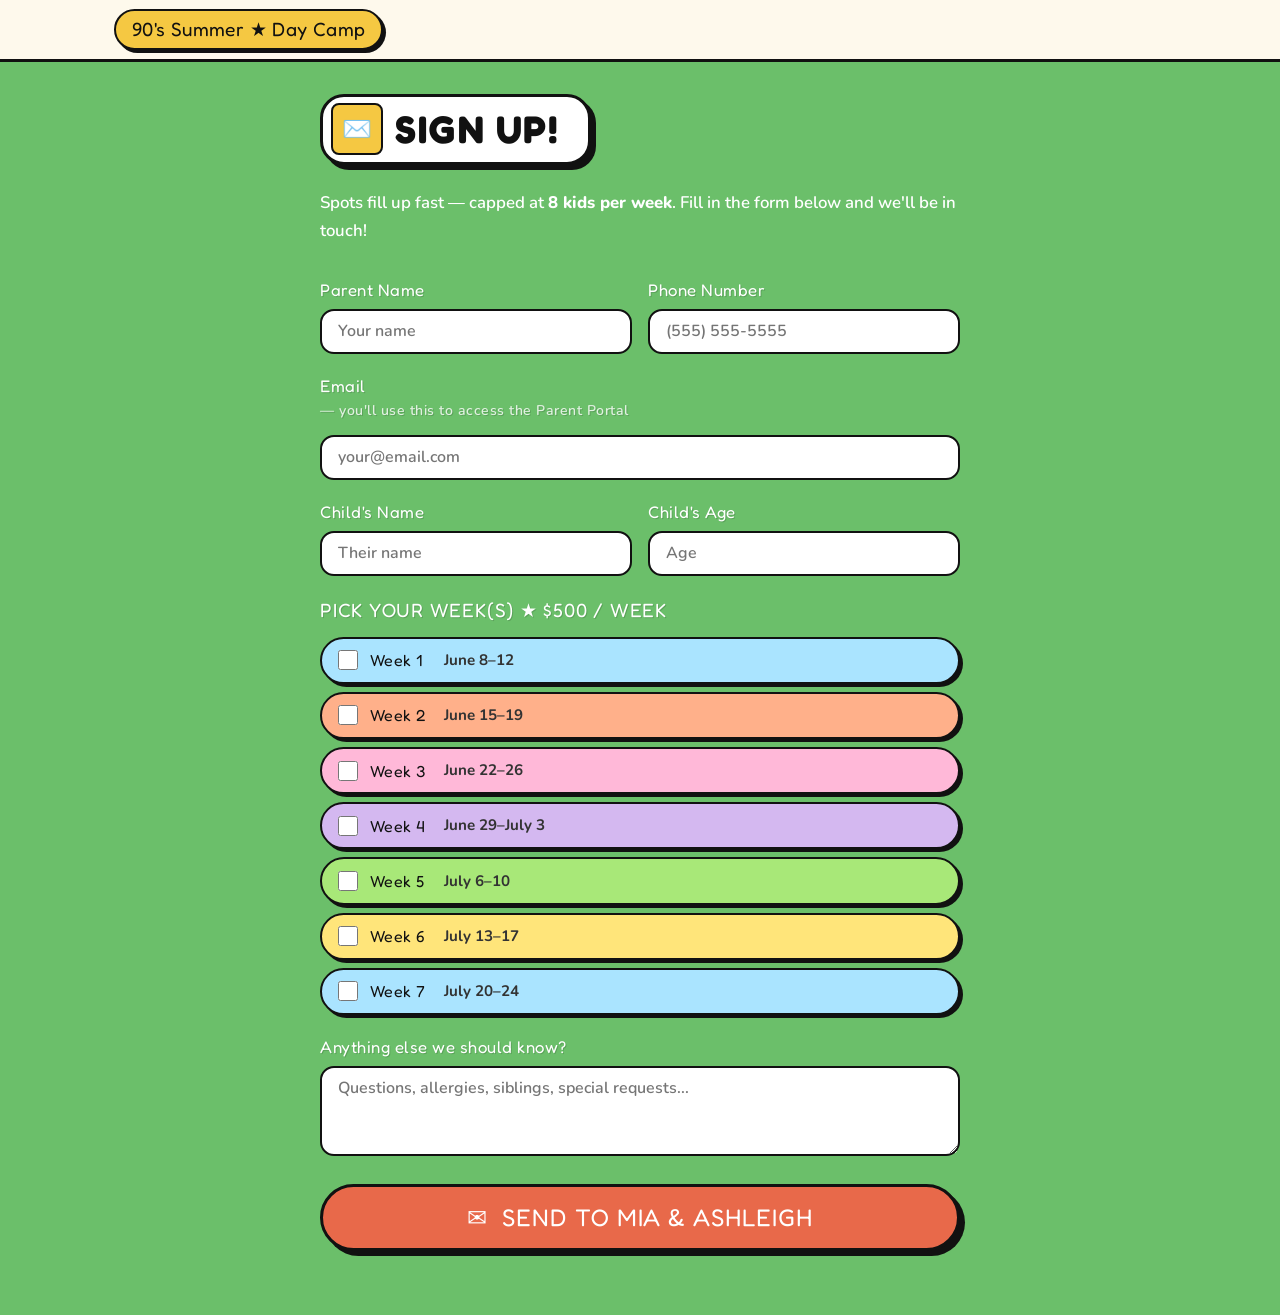
<file: registration.html>
<!DOCTYPE html>
<html lang="en">
<head>
  <meta charset="UTF-8" />
  <meta name="viewport" content="width=device-width, initial-scale=1.0" />
  <title>Register — 90's Summer Day Camp</title>
  <meta name="description" content="Sign up for 90s Summer Day Camp — June through July." />

  <!-- Fonts -->
  <link rel="preconnect" href="https://fonts.googleapis.com" />
  <link rel="preconnect" href="https://fonts.gstatic.com" crossorigin />
  <link href="https://fonts.googleapis.com/css2?family=VT323&family=Boogaloo&family=Titan+One&family=Permanent+Marker&family=Fredoka+One&family=Nunito:wght@400;600;700;800&display=swap" rel="stylesheet" />

  <!-- Shared CSS -->
  <link rel="stylesheet" href="css/reset.css" />
  <link rel="stylesheet" href="css/variables.css" />
  <link rel="stylesheet" href="css/layout.css" />
  <link rel="stylesheet" href="css/typography.css" />
  <link rel="stylesheet" href="css/components.css" />
  <link rel="stylesheet" href="css/hero.css" />
  <link rel="stylesheet" href="css/mobile.css" />

  <style>
    body {
      background: var(--green);
      min-height: 100vh;
    }

    .reg-page {
      max-width: 680px;
      margin: 0 auto;
      padding: calc(var(--nav-h) + 2rem) 1.25rem 4rem;
    }

    .reg-back {
      display: inline-block;
      margin-bottom: 1.5rem;
      font-family: var(--font-body);
      font-size: 0.9rem;
      color: var(--white);
      text-decoration: none;
      opacity: 0.85;
    }
    .reg-back:hover { opacity: 1; text-decoration: underline; }

    /* Override label color for this page (green bg, white labels) */
    .reg-page .form-label { color: var(--white); }
    .reg-page .form-weeks-title { color: var(--white); }
    .reg-page .form-label-hint { color: rgba(255,255,255,0.8); }

    /* Submit button full width */
    .reg-page .form-submit {
      width: 100%;
      text-align: center;
    }

    /* Payment panel overrides for the green page */
    .reg-page .payment-panel-title { font-size: 1.8rem; }

  </style>
</head>
<body>

  <!-- NAV -->
  <nav class="site-nav" id="site-nav">
    <div class="nav-inner">
      <a href="/" class="nav-logo" style="text-decoration:none;">90's Summer &#9733; Day Camp</a>
    </div>
  </nav>

  <main class="reg-page">

    <h2 class="section-banner" style="background: var(--white); margin-bottom: 1.5rem;">
      <span class="banner-icon" style="background: var(--yellow);">✉️</span>
      <span class="banner-text">Sign Up!</span>
    </h2>

    <p style="font-family: var(--font-body); color: var(--white); margin-bottom: 2rem; font-size: 1.05rem; font-weight: 600;">
      Spots fill up fast — capped at <strong>8 kids per week</strong>. Fill in the form below and we'll be in touch!
    </p>

    <!-- FORM -->
    <form class="signup-form" id="reg-form" novalidate>

      <div class="form-row">
        <div class="form-field">
          <label class="form-label" for="parent-name">Parent Name</label>
          <input class="form-input" type="text" id="parent-name" name="parent_name" required placeholder="Your name" />
        </div>
        <div class="form-field">
          <label class="form-label" for="parent-phone">Phone Number</label>
          <input class="form-input" type="tel" id="parent-phone" name="parent_phone" required placeholder="(555) 555-5555" />
        </div>
      </div>

      <div class="form-field">
        <label class="form-label" for="parent-email">Email <span class="form-label-hint">— you'll use this to access the Parent Portal</span></label>
        <input class="form-input" type="email" id="parent-email" name="email" required placeholder="your@email.com" />
      </div>

      <div class="form-row">
        <div class="form-field">
          <label class="form-label" for="child-name">Child's Name</label>
          <input class="form-input" type="text" id="child-name" name="child_name" required placeholder="Their name" />
        </div>
        <div class="form-field">
          <label class="form-label" for="child-age">Child's Age</label>
          <input class="form-input" type="text" id="child-age" name="child_age" required placeholder="Age" />
        </div>
      </div>

      <!-- Weeks -->
      <div class="form-weeks-section">
        <div class="form-weeks-title">Pick Your Week(s) &#9733; $500 / week</div>
        <div class="spin-wrap" id="avail-spinner" style="color:rgba(255,255,255,0.85);">
          <div class="spinner"></div>Loading availability…
        </div>
        <div class="form-weeks-grid" id="weeks-grid" style="display:none;">
          <label class="week-check week-check--1"><input type="checkbox" name="weeks" value="1" /><div class="week-check-body"><span class="week-check-num">Week 1</span><span class="week-check-date">June 8–12</span></div></label>
          <label class="week-check week-check--2"><input type="checkbox" name="weeks" value="2" /><div class="week-check-body"><span class="week-check-num">Week 2</span><span class="week-check-date">June 15–19</span></div></label>
          <label class="week-check week-check--3"><input type="checkbox" name="weeks" value="3" /><div class="week-check-body"><span class="week-check-num">Week 3</span><span class="week-check-date">June 22–26</span></div></label>
          <label class="week-check week-check--4"><input type="checkbox" name="weeks" value="4" /><div class="week-check-body"><span class="week-check-num">Week 4</span><span class="week-check-date">June 29–July 3</span></div></label>
          <label class="week-check week-check--5"><input type="checkbox" name="weeks" value="5" /><div class="week-check-body"><span class="week-check-num">Week 5</span><span class="week-check-date">July 6–10</span></div></label>
          <label class="week-check week-check--6"><input type="checkbox" name="weeks" value="6" /><div class="week-check-body"><span class="week-check-num">Week 6</span><span class="week-check-date">July 13–17</span></div></label>
          <label class="week-check week-check--7"><input type="checkbox" name="weeks" value="7" /><div class="week-check-body"><span class="week-check-num">Week 7</span><span class="week-check-date">July 20–24</span></div></label>
        </div>
      </div>

      <!-- Price calculator -->
      <div class="price-calc" id="price-calc" style="display:none;">
        <div class="price-calc-inner">
          <span class="price-calc-label">Estimated Total:</span>
          <span class="price-calc-amount" id="calc-amount">$0</span>
        </div>
        <span class="price-calc-savings" id="calc-savings">🎉 Full summer — $500 discount applied!</span>
      </div>


      <div class="form-field">
        <label class="form-label" for="reg-message">Anything else we should know?</label>
        <textarea class="form-input form-textarea" id="reg-message" name="message" placeholder="Questions, allergies, siblings, special requests..." rows="3"></textarea>
      </div>

      <div class="form-error" id="reg-error"></div>

      <button type="submit" class="btn btn--big btn--press form-submit" id="reg-submit">
        ✉&#xFE0E;&nbsp; Send to Mia &amp; Ashleigh
      </button>

    </form>

    <!-- PAYMENT PANEL -->
    <div class="payment-panel" id="payment-panel">
      <div class="payment-panel-emoji">🎉</div>
      <h2 class="payment-panel-title">Your dates have been requested!</h2>
      <p class="payment-panel-sub">To confirm your spot, pay via Venmo now:</p>
      <div class="venmo-card">
        <div class="venmo-handle">@Mia-Cowell</div>
        <div class="venmo-verify">Last 4 digits for verification: <strong>6286</strong></div>
        <a href="https://account.venmo.com/u/Mia-Cowell" class="btn venmo-link" target="_blank" rel="noopener" style="background:var(--purple);color:#fff;border-color:var(--black);">Pay on Venmo &#x2192;</a>
        <div class="venmo-qr-wrap">
          <div class="venmo-qr-label">Or scan to pay:</div>
          <img src="/images/venmo-qr.png" alt="Venmo QR code for @Mia-Cowell" width="160" height="160" style="display:block;border-radius:8px;border:2px solid var(--black);" />
        </div>
      </div>
      <p class="payment-panel-note">Once your Venmo payment goes through, Mia &amp; Ashleigh will confirm your spot. You can check your registration status anytime at the <a href="/portal.html" style="display:inline-block;background:var(--white);color:#000;font-weight:800;padding:4px 14px;border-radius:6px;text-decoration:none;">Parent Portal</a>.</p>
    </div>

  </main>

  <script>
  (function () {
    'use strict';

    // ── Config ──────────────────────────────────────────
    var FORMSPREE      = 'https://formspree.io/f/xbdwrwgw';
    var JSONBIN_BIN_ID = '69d0a3d6856a682189fa7ef5';
    var JSONBIN_KEY    = '$2a$10$X6s.Q4j9Kp0GneoQ5o5ya.vvOw.jIzRJ5BoRgBD1ADGvx.qs7HqnG';
    var PRICE_PER_WEEK = 500;
    var FULL_SUMMER_DISCOUNT = 500;
    var FULL_SUMMER_WEEKS = 7;
    // ────────────────────────────────────────────────────

    var form         = document.getElementById('reg-form');
    var submitBtn    = document.getElementById('reg-submit');
    var errorBox     = document.getElementById('reg-error');
    var paymentPanel = document.getElementById('payment-panel');
    var calcBox      = document.getElementById('price-calc');
    var calcAmount   = document.getElementById('calc-amount');
    var calcSavings  = document.getElementById('calc-savings');

    // ── Price calculator ──
    var weekCheckboxes = form.querySelectorAll('input[name="weeks"]');
    weekCheckboxes.forEach(function (cb) { cb.addEventListener('change', updatePrice); });

    function updatePrice() {
      var count = Array.from(weekCheckboxes).filter(function (cb) { return cb.checked; }).length;
      if (count === 0) { calcBox.style.display = 'none'; return; }
      calcBox.style.display = '';
      var total = count * PRICE_PER_WEEK;
      if (count === FULL_SUMMER_WEEKS) {
        total -= FULL_SUMMER_DISCOUNT;
        calcSavings.classList.add('visible');
      } else {
        calcSavings.classList.remove('visible');
      }
      calcAmount.textContent = '$' + total.toLocaleString();
    }

    // ── Show error ──
    function showError(msg) {
      errorBox.textContent = msg;
      errorBox.style.display = 'block';
      errorBox.scrollIntoView({ behavior: 'smooth', block: 'center' });
    }
    function hideError() { errorBox.style.display = 'none'; }

    // ── Generate a simple unique ID ──
    function uid() {
      return Date.now().toString(36) + Math.random().toString(36).slice(2, 7);
    }

    // ── Write registration to JSONBin ──
    function saveToJsonBin(kid) {
      return fetch('https://api.jsonbin.io/v3/b/' + JSONBIN_BIN_ID + '/latest')
        .then(function (r) {
          if (!r.ok) throw new Error('Read failed ' + r.status);
          return r.json();
        })
        .then(function (json) {
          var data = json.record || {};
          if (!Array.isArray(data.kids)) data.kids = [];
          data.kids.push(kid);
          return fetch('https://api.jsonbin.io/v3/b/' + JSONBIN_BIN_ID, {
            method: 'PUT',
            headers: {
              'Content-Type': 'application/json',
              'X-Access-Key': JSONBIN_KEY
            },
            body: JSON.stringify(data)
          });
        })
        .then(function (r) {
          if (!r.ok) throw new Error('Write failed ' + r.status);
          return r.json();
        });
    }

    // ── Load spots from JSONBin and update week checkboxes ──
    function spotsLabel(n) {
      if (isNaN(n) || n <= 0) return { text: 'FULL', cls: 'spots-full' };
      var label = n === 1 ? '1 spot left!' : n + ' spots ' + (n <= 4 ? 'left' : 'open');
      return { text: label, cls: 'spots-' + Math.min(n, 8) };
    }

    function showWeeksGrid() {
      var sp = document.getElementById('avail-spinner');
      var grid = document.getElementById('weeks-grid');
      if (sp) sp.style.display = 'none';
      if (grid) grid.style.display = '';
    }

    function loadAvailability() {
      fetch('https://api.jsonbin.io/v3/b/' + JSONBIN_BIN_ID + '/latest')
        .then(function (r) { return r.json(); })
        .then(function (json) {
          var record = json.record || {};
          var weekTotals = {};
          var weekBooked = {};
          for (var i = 1; i <= 7; i++) { weekTotals[i] = 8; weekBooked[i] = 0; }

          if (Array.isArray(record.weeks)) {
            record.weeks.forEach(function (w) {
              if (w.num >= 1 && w.num <= 7) weekTotals[w.num] = w.totalSpots || 8;
            });
          }
          if (Array.isArray(record.kids)) {
            record.kids.forEach(function (kid) {
              (kid.weeks || []).forEach(function (wn) {
                if (wn >= 1 && wn <= 7) weekBooked[wn]++;
              });
            });
          }

          // Update each week checkbox with spots badge
          weekCheckboxes.forEach(function (cb) {
            var wn = parseInt(cb.value, 10);
            var available = weekTotals[wn] - weekBooked[wn];
            var label = spotsLabel(available);
            var checkLabel = cb.closest('.week-check');
            if (!checkLabel) return;
            var body = checkLabel.querySelector('.week-check-body');
            if (!body) return;

            // Remove old badge if any
            var old = body.querySelector('.week-check-spots');
            if (old) old.remove();

            var badge = document.createElement('span');
            badge.className = 'week-check-spots ' + label.cls;
            badge.textContent = label.text;
            body.appendChild(badge);

            if (available <= 0) {
              cb.disabled = true;
              checkLabel.classList.add('week-check--full');
            }
          });
          showWeeksGrid();
        })
        .catch(function () { showWeeksGrid(); });
    }

    loadAvailability();

    // ── Form submit ──
    form.addEventListener('submit', function (e) {
      e.preventDefault();
      hideError();

      var parentName  = form.querySelector('[name="parent_name"]').value.trim();
      var parentPhone = form.querySelector('[name="parent_phone"]').value.trim();
      var email       = form.querySelector('[name="email"]').value.trim();
      var childName   = form.querySelector('[name="child_name"]').value.trim();
      var childAge    = form.querySelector('[name="child_age"]').value.trim();
      var weeks       = Array.from(weekCheckboxes).filter(function (cb) { return cb.checked; }).map(function (cb) { return parseInt(cb.value, 10); });
      var notes       = form.querySelector('[name="message"]').value.trim();

      if (!parentName)  { showError('Please enter your name.'); return; }
      if (!parentPhone) { showError('Please enter your phone number.'); return; }
      if (!email)       { showError('Please enter your email.'); return; }
      if (!childName)   { showError('Please enter your child\'s name.'); return; }
      if (!childAge)    { showError('Please enter your child\'s age.'); return; }
      if (!weeks.length){ showError('Please select at least one week.'); return; }

      submitBtn.disabled = true;
      submitBtn.textContent = 'Sending…';

      var kid = {
        id:           uid(),
        childName:    childName,
        childAge:     childAge,
        parentName:   parentName,
        parentPhone:  parentPhone,
        email:        email,
        notes:        notes,
        status:       'pending',
        weeks:        weeks,
        emoji:        '',
        registeredAt: new Date().toISOString().slice(0, 10)
      };

      var fd = new FormData();
      fd.append('parent_name', parentName);
      fd.append('parent_phone', parentPhone);
      fd.append('email', email);
      fd.append('child_name', childName);
      fd.append('child_age', childAge);
      weeks.forEach(function (w) { fd.append('weeks', 'Week ' + w); });
      fd.append('message', notes);
      fd.append('estimated_total', calcAmount.textContent);

      fetch(FORMSPREE, { method: 'POST', body: fd, headers: { 'Accept': 'application/json' } })
        .then(function (res) {
          if (!res.ok) throw new Error('Formspree error ' + res.status);
          return res.json();
        })
        .then(function () {
          saveToJsonBin(kid).catch(function (err) {
            console.error('[Camp] JSONBin save failed:', err);
          });

          form.style.display = 'none';
          paymentPanel.classList.add('visible');
          paymentPanel.scrollIntoView({ behavior: 'smooth', block: 'start' });

        })
        .catch(function (err) {
          submitBtn.disabled = false;
          submitBtn.textContent = '\u2709\uFE0E\u00A0 Send to Mia & Ashleigh';
          showError('Something went wrong — please try again. (' + err.message + ')');
        });
    });

    // ── Sticky nav ──
    var nav = document.getElementById('site-nav');
    window.addEventListener('scroll', function () {
      nav.classList.toggle('scrolled', window.scrollY > 10);
    }, { passive: true });

  }());
  </script>
</body>
</html>
</file>
<file: css/admin.css>
/* ── Admin Panel Styles ── */
:root {
  --a-bg: #FEF9EC;
  --a-surface: #FFFFFF;
  --a-border: #E8E0D0;
  --a-text: #111111;
  --a-muted: #777777;
  --a-yellow: #FFD600;
  --a-green: #4CAF50;
  --a-orange: #FF6B2B;
  --a-red: #E53935;
  --a-blue: #2196F3;
  --a-purple: #9C27B0;
  --a-font: 'Nunito', sans-serif;
  --a-heading: 'Fredoka One', cursive;
}

*, *::before, *::after { box-sizing: border-box; margin: 0; padding: 0; }

html { font-size: 16px; -webkit-text-size-adjust: 100%; }
body {
  font-family: var(--a-font);
  background: var(--a-bg);
  color: var(--a-text);
  min-height: 100vh;
  padding-bottom: env(safe-area-inset-bottom, 0);
}

/* ── SCREENS ── */
.screen { min-height: 100vh; }

/* ── LOGIN ── */
.login-wrap {
  display: flex;
  align-items: center;
  justify-content: center;
  min-height: 100vh;
  padding: 1.5rem;
}
.login-card {
  background: var(--a-surface);
  border: 2.5px solid var(--a-text);
  border-radius: 1.5rem;
  padding: 2.5rem 2rem;
  width: 100%;
  max-width: 380px;
  box-shadow: 4px 4px 0 var(--a-text);
}
.login-logo {
  font-family: var(--a-heading);
  font-size: 2rem;
  text-align: center;
  margin-bottom: 1.75rem;
  letter-spacing: 0.02em;
}
.login-sub {
  text-align: center;
  color: var(--a-muted);
  margin-bottom: 1.75rem;
  font-size: 0.95rem;
}

/* ── SETUP ── */
.setup-wrap {
  padding: 2rem 1.25rem;
  max-width: 560px;
  margin: 0 auto;
}
.setup-heading {
  font-family: var(--a-heading);
  font-size: 1.75rem;
  margin-bottom: 0.4rem;
}
.setup-sub {
  color: var(--a-muted);
  margin-bottom: 2rem;
  font-size: 0.95rem;
}
.setup-step {
  background: var(--a-surface);
  border: 2px solid var(--a-border);
  border-radius: 1rem;
  padding: 1.25rem 1.25rem 1.25rem 1rem;
  margin-bottom: 1.25rem;
  display: flex;
  gap: 1rem;
}
.setup-step-num {
  font-family: var(--a-heading);
  font-size: 1.5rem;
  background: var(--a-yellow);
  border: 2px solid var(--a-text);
  border-radius: 50%;
  width: 2.2rem;
  height: 2.2rem;
  display: flex;
  align-items: center;
  justify-content: center;
  flex-shrink: 0;
}
.setup-step-body { flex: 1; }
.setup-step-body strong { display: block; margin-bottom: 0.5rem; font-size: 1rem; }
.setup-step-body p { font-size: 0.9rem; color: var(--a-muted); margin-bottom: 0.75rem; line-height: 1.5; }
.setup-step-body ol { padding-left: 1.25rem; font-size: 0.875rem; color: var(--a-muted); line-height: 1.8; }
.setup-step-body ol a { color: var(--a-blue); }

/* ── FORM ELEMENTS ── */
.a-label {
  display: block;
  font-weight: 700;
  font-size: 0.875rem;
  margin-bottom: 0.4rem;
  letter-spacing: 0.02em;
}
.a-input {
  display: block;
  width: 100%;
  padding: 0.7rem 0.9rem;
  border: 2px solid var(--a-border);
  border-radius: 0.75rem;
  font-family: var(--a-font);
  font-size: 1rem;
  background: var(--a-bg);
  color: var(--a-text);
  margin-bottom: 0.75rem;
  transition: border-color 0.15s;
  -webkit-appearance: none;
}
.a-input:focus { outline: none; border-color: var(--a-text); }
.a-input::placeholder { color: #B0A8A0; }

select.a-input { cursor: pointer; }
textarea.a-input { resize: vertical; min-height: 80px; }

.a-field { margin-bottom: 1rem; }
.a-field .a-label { margin-bottom: 0.4rem; }
.a-field .a-input { margin-bottom: 0; }

.a-hint {
  font-size: 0.8rem;
  color: var(--a-muted);
  margin-top: 0.3rem;
}

/* ── BUTTONS ── */
.a-btn {
  display: inline-flex;
  align-items: center;
  justify-content: center;
  gap: 0.4rem;
  padding: 0.7rem 1.25rem;
  border: 2px solid var(--a-text);
  border-radius: 2rem;
  font-family: var(--a-font);
  font-size: 0.95rem;
  font-weight: 700;
  cursor: pointer;
  background: var(--a-surface);
  color: var(--a-text);
  transition: transform 0.1s, box-shadow 0.1s;
  text-decoration: none;
  box-shadow: 2px 2px 0 var(--a-text);
  -webkit-appearance: none;
  white-space: nowrap;
}
.a-btn:active { transform: translate(1px, 1px); box-shadow: 1px 1px 0 var(--a-text); }

.a-btn--primary {
  background: var(--a-yellow);
  width: 100%;
  font-size: 1.05rem;
  padding: 0.85rem;
  margin-top: 0.5rem;
}
.a-btn--sm {
  padding: 0.4rem 0.85rem;
  font-size: 0.85rem;
  box-shadow: 1px 1px 0 var(--a-text);
}
.a-btn--green { background: #B8F0B0; }
.a-btn--orange { background: #FFD0B0; }
.a-btn--red { background: #FFB0B0; }
.a-btn--ghost { border-color: var(--a-border); box-shadow: none; color: var(--a-muted); }
.a-btn:disabled { opacity: 0.5; cursor: not-allowed; }

/* ── ERRORS / ALERTS ── */
.a-error {
  background: #FFE8E8;
  border: 1.5px solid var(--a-red);
  border-radius: 0.6rem;
  padding: 0.6rem 0.9rem;
  font-size: 0.875rem;
  color: var(--a-red);
  margin-bottom: 0.75rem;
  display: none;
}
.a-error.visible { display: block; }
.a-success {
  background: #E8FFE8;
  border: 1.5px solid var(--a-green);
  border-radius: 0.6rem;
  padding: 0.6rem 0.9rem;
  font-size: 0.875rem;
  color: #2E7D32;
  margin-bottom: 0.75rem;
  display: none;
}
.a-success.visible { display: block; }

/* ── ADMIN HEADER ── */
.admin-header {
  background: var(--a-surface);
  border-bottom: 2px solid var(--a-border);
  position: sticky;
  top: 0;
  z-index: 100;
}
.admin-header-inner {
  display: flex;
  align-items: center;
  justify-content: space-between;
  padding: 0.75rem 1rem;
  max-width: 680px;
  margin: 0 auto;
  gap: 0.75rem;
}
.admin-logo {
  font-family: var(--a-heading);
  font-size: 1.4rem;
  white-space: nowrap;
}
.admin-header-actions {
  display: flex;
  gap: 0.5rem;
  align-items: center;
}

/* ── TAB BAR ── */
.tab-bar {
  display: flex;
  background: var(--a-surface);
  border-bottom: 2px solid var(--a-border);
  position: sticky;
  top: 57px;
  z-index: 99;
  max-width: 680px;
  margin: 0 auto;
  padding: 0 0.5rem;
}
.tab-btn {
  flex: 1;
  padding: 0.8rem 0.5rem;
  background: none;
  border: none;
  font-family: var(--a-font);
  font-size: 0.9rem;
  font-weight: 700;
  color: var(--a-muted);
  cursor: pointer;
  position: relative;
  transition: color 0.15s;
}
.tab-btn.active { color: var(--a-text); }
.tab-btn.active::after {
  content: '';
  position: absolute;
  bottom: -2px;
  left: 0; right: 0;
  height: 3px;
  background: var(--a-text);
  border-radius: 2px 2px 0 0;
}

/* ── TAB PANELS ── */
.tab-panel {
  max-width: 680px;
  margin: 0 auto;
  padding: 1rem 1rem 6rem;
}

/* ── PANEL HEADER ── */
.panel-header {
  display: flex;
  align-items: center;
  justify-content: space-between;
  margin-bottom: 1rem;
  gap: 0.75rem;
}
.panel-title {
  font-family: var(--a-heading);
  font-size: 1.4rem;
}
.a-badge {
  background: var(--a-yellow);
  border: 1.5px solid var(--a-text);
  border-radius: 2rem;
  padding: 0.2rem 0.7rem;
  font-size: 0.8rem;
  font-weight: 700;
  white-space: nowrap;
}
.a-badge--green { background: #B8F0B0; }
.a-badge--orange { background: #FFD0A0; }
.a-badge--red { background: #FFB0B0; }
.a-badge--gray { background: #E0E0E0; }

/* ── FILTER BAR ── */
.filter-bar {
  display: flex;
  gap: 0.5rem;
  margin-bottom: 1rem;
  flex-wrap: wrap;
}
.filter-btn {
  padding: 0.35rem 0.9rem;
  border: 1.5px solid var(--a-border);
  border-radius: 2rem;
  background: var(--a-surface);
  font-family: var(--a-font);
  font-size: 0.85rem;
  font-weight: 700;
  cursor: pointer;
  color: var(--a-muted);
  transition: all 0.15s;
}
.filter-btn.active {
  background: var(--a-text);
  border-color: var(--a-text);
  color: white;
}

/* ── REGISTRATION CARDS ── */
.reg-empty {
  text-align: center;
  color: var(--a-muted);
  padding: 3rem 1rem;
  font-size: 1rem;
}
.reg-card {
  background: var(--a-surface);
  border: 2px solid var(--a-border);
  border-radius: 1rem;
  padding: 1rem;
  margin-bottom: 0.75rem;
  transition: border-color 0.15s;
}
.reg-card:active { border-color: var(--a-text); }
.reg-card-top {
  display: flex;
  align-items: flex-start;
  gap: 0.75rem;
  margin-bottom: 0.75rem;
}
.reg-emoji {
  font-size: 2rem;
  line-height: 1;
  flex-shrink: 0;
  width: 2.5rem;
  text-align: center;
}
.reg-info { flex: 1; min-width: 0; }
.reg-child-name {
  font-weight: 800;
  font-size: 1.05rem;
  white-space: nowrap;
  overflow: hidden;
  text-overflow: ellipsis;
}
.reg-parent-name {
  font-size: 0.85rem;
  color: var(--a-muted);
}
.reg-status {
  flex-shrink: 0;
}
.status-pill {
  display: inline-block;
  padding: 0.2rem 0.65rem;
  border-radius: 2rem;
  font-size: 0.75rem;
  font-weight: 800;
  border: 1.5px solid currentColor;
}
.status-pill--booked { color: #2E7D32; background: #E8F5E9; }
.status-pill--pending { color: #E65100; background: #FFF3E0; }

.reg-weeks {
  display: flex;
  flex-wrap: wrap;
  gap: 0.4rem;
  margin-bottom: 0.75rem;
}
.reg-week-chip {
  font-size: 0.78rem;
  font-weight: 700;
  padding: 0.2rem 0.6rem;
  border-radius: 2rem;
  border: 1.5px solid var(--a-border);
  background: var(--a-bg);
}
.reg-meta {
  font-size: 0.8rem;
  color: var(--a-muted);
  margin-bottom: 0.75rem;
  word-break: break-all;
}
.reg-notes {
  font-size: 0.83rem;
  color: var(--a-muted);
  background: var(--a-bg);
  border-radius: 0.5rem;
  padding: 0.5rem 0.75rem;
  margin-bottom: 0.75rem;
  font-style: italic;
}
.reg-actions {
  display: flex;
  gap: 0.5rem;
  flex-wrap: wrap;
}

/* ── WEEKS TAB ── */
.week-admin-card {
  background: var(--a-surface);
  border: 2px solid var(--a-border);
  border-radius: 1rem;
  padding: 1rem;
  margin-bottom: 0.75rem;
}
.week-admin-top {
  display: flex;
  align-items: center;
  justify-content: space-between;
  margin-bottom: 0.75rem;
  gap: 0.5rem;
}
.week-admin-label {
  font-family: var(--a-heading);
  font-size: 1.1rem;
}
.week-admin-dates {
  font-size: 0.85rem;
  color: var(--a-muted);
}
.week-admin-spots {
  display: flex;
  align-items: center;
  gap: 0.4rem;
}
.week-spots-label {
  font-size: 0.85rem;
  font-weight: 700;
  color: var(--a-muted);
}
.week-spots-input {
  width: 3.5rem;
  text-align: center;
  padding: 0.3rem 0.4rem;
  border: 2px solid var(--a-border);
  border-radius: 0.5rem;
  font-family: var(--a-font);
  font-size: 1rem;
  font-weight: 700;
  background: var(--a-bg);
}
.week-spots-input:focus { outline: none; border-color: var(--a-text); }
.week-stats {
  display: flex;
  gap: 0.75rem;
  font-size: 0.83rem;
  color: var(--a-muted);
  margin-bottom: 0.75rem;
}
.week-kids-row {
  display: flex;
  flex-wrap: wrap;
  gap: 0.4rem;
}
.week-kid-pill {
  font-family: var(--font-nunito, sans-serif);
  font-size: 0.8rem;
  font-weight: 700;
  padding: 0.2rem 0.6rem;
  border-radius: 100px;
  border: 1.5px solid rgba(0,0,0,0.15);
  white-space: nowrap;
}
.week-kid-pill.status-booked { background: #d4f0c0; color: #2a6a10; }
.week-kid-pill.status-pending { background: #fff3cc; color: #7a5a00; }

/* ── ADD FORM ── */
.add-form {
  background: var(--a-surface);
  border: 2px solid var(--a-border);
  border-radius: 1rem;
  padding: 1.25rem;
}
.add-form-title {
  font-family: var(--a-heading);
  font-size: 1.2rem;
  margin-bottom: 1rem;
}
.form-row-2 {
  display: grid;
  grid-template-columns: 1fr 1fr;
  gap: 0.75rem;
}
.weeks-check-grid {
  display: grid;
  grid-template-columns: 1fr 1fr;
  gap: 0.5rem;
  margin-top: 0.4rem;
}
.week-chk-label {
  display: flex;
  align-items: center;
  gap: 0.5rem;
  font-size: 0.875rem;
  padding: 0.4rem 0.5rem;
  border: 1.5px solid var(--a-border);
  border-radius: 0.5rem;
  cursor: pointer;
  transition: border-color 0.15s;
  background: var(--a-bg);
}
.week-chk-label:has(input:checked) {
  border-color: var(--a-text);
  background: var(--a-yellow);
}
.week-chk-label input { width: 1rem; height: 1rem; }

.emoji-pick-row {
  display: flex;
  flex-wrap: wrap;
  gap: 0.4rem;
  margin-top: 0.4rem;
}
.emoji-opt-btn {
  font-size: 1.5rem;
  padding: 0.3rem;
  background: none;
  border: 2px solid transparent;
  border-radius: 0.5rem;
  cursor: pointer;
  transition: border-color 0.1s;
  line-height: 1;
}
.emoji-opt-btn.selected, .emoji-opt-btn:focus {
  border-color: var(--a-text);
  background: var(--a-yellow);
  outline: none;
}
.emoji-opt-btn.taken {
  opacity: 0.25;
  cursor: not-allowed;
}
.custom-emoji-input {
  width: 5rem;
  text-align: center;
  font-size: 1.25rem;
  padding: 0.3rem;
  border: 2px solid var(--a-border);
  border-radius: 0.5rem;
  background: var(--a-bg);
}
.custom-emoji-input:focus { outline: none; border-color: var(--a-text); }

/* ── SETTINGS DRAWER ── */
.settings-overlay {
  position: fixed;
  inset: 0;
  background: rgba(0,0,0,0.4);
  z-index: 200;
  display: none;
}
.settings-overlay.open { display: block; }
.settings-drawer {
  position: fixed;
  bottom: 0;
  left: 0; right: 0;
  background: var(--a-surface);
  border-radius: 1.5rem 1.5rem 0 0;
  border-top: 2px solid var(--a-border);
  padding: 1.5rem 1.25rem calc(1.5rem + env(safe-area-inset-bottom, 0));
  z-index: 201;
  max-height: 80vh;
  overflow-y: auto;
  transform: translateY(100%);
  transition: transform 0.3s ease;
}
.settings-drawer.open { transform: translateY(0); }
.drawer-handle {
  width: 3rem;
  height: 4px;
  background: var(--a-border);
  border-radius: 2px;
  margin: 0 auto 1.25rem;
}
.settings-title {
  font-family: var(--a-heading);
  font-size: 1.3rem;
  margin-bottom: 1.25rem;
}
.settings-section {
  margin-bottom: 1.5rem;
}
.settings-section-title {
  font-size: 0.75rem;
  font-weight: 800;
  text-transform: uppercase;
  letter-spacing: 0.08em;
  color: var(--a-muted);
  margin-bottom: 0.75rem;
}
.code-snippet {
  background: #1A1A2E;
  color: #A8FF78;
  border-radius: 0.75rem;
  padding: 0.75rem 1rem;
  font-family: monospace;
  font-size: 0.75rem;
  word-break: break-all;
  margin-bottom: 0.75rem;
  line-height: 1.5;
}

/* ── LOADING SPINNER ── */
.a-loading {
  text-align: center;
  padding: 3rem 1rem;
  color: var(--a-muted);
  font-size: 1rem;
}
.a-spinner {
  display: inline-block;
  width: 1.5rem;
  height: 1.5rem;
  border: 3px solid var(--a-border);
  border-top-color: var(--a-text);
  border-radius: 50%;
  animation: spin 0.8s linear infinite;
  margin-bottom: 0.5rem;
}
@keyframes spin { to { transform: rotate(360deg); } }

/* ── TOAST ── */
.toast-wrap {
  position: fixed;
  bottom: 1.5rem;
  left: 50%;
  transform: translateX(-50%);
  z-index: 500;
  pointer-events: none;
}
.toast {
  background: var(--a-text);
  color: white;
  border-radius: 2rem;
  padding: 0.65rem 1.25rem;
  font-size: 0.9rem;
  font-weight: 700;
  white-space: nowrap;
  opacity: 0;
  transform: translateY(1rem);
  transition: opacity 0.2s, transform 0.2s;
}
.toast.show {
  opacity: 1;
  transform: translateY(0);
}

/* ── EDIT MODAL ── */
.modal-overlay {
  position: fixed;
  inset: 0;
  background: rgba(0,0,0,0.5);
  z-index: 300;
  display: none;
  align-items: flex-end;
  justify-content: center;
}
.modal-overlay.open { display: flex; }
.modal {
  background: var(--a-surface);
  border-radius: 1.5rem 1.5rem 0 0;
  border: 2px solid var(--a-border);
  padding: 1.5rem 1.25rem calc(1.5rem + env(safe-area-inset-bottom, 0));
  width: 100%;
  max-width: 680px;
  max-height: 90vh;
  overflow-y: auto;
}
.modal-title {
  font-family: var(--a-heading);
  font-size: 1.3rem;
  margin-bottom: 1.25rem;
}
.modal-actions {
  display: flex;
  gap: 0.75rem;
  margin-top: 1.25rem;
}
.modal-actions .a-btn { flex: 1; }

@media (min-width: 480px) {
  .modal-overlay { align-items: center; }
  .modal {
    border-radius: 1.5rem;
    max-height: 85vh;
    border: 2px solid var(--a-text);
    box-shadow: 4px 4px 0 var(--a-text);
  }
}

/* ── Registration card detail rows ── */
.reg-details {
  display: flex;
  flex-direction: column;
  gap: 0.2rem;
  margin: 0.5rem 0 0.25rem;
  font-size: 0.875rem;
}
.reg-detail-row {
  display: flex;
  gap: 0.5rem;
  align-items: baseline;
}
.reg-detail-label {
  font-weight: 700;
  color: var(--a-muted);
  min-width: 72px;
  font-size: 0.78rem;
  text-transform: uppercase;
  letter-spacing: 0.04em;
  flex-shrink: 0;
}

/* ── Payment summary strip ── */
.reg-payment {
  display: flex;
  flex-wrap: wrap;
  gap: 0.5rem 1rem;
  background: #f7f7f7;
  border-radius: 8px;
  padding: 0.5rem 0.75rem;
  margin: 0.5rem 0;
  font-size: 0.82rem;
  font-family: var(--font-nunito, sans-serif);
}
.pay-item { color: #555; }
.pay-item strong { color: var(--a-text); }
.pay-due strong { color: #c00; }
.pay-clear strong { color: #2a7a2a; }
.pay-date { font-size: 0.78rem; color: var(--a-muted); width: 100%; }

/* ── Loading overlay ── */
.loading-overlay {
  position: fixed;
  inset: 0;
  background: rgba(255,255,255,0.88);
  display: flex;
  flex-direction: column;
  align-items: center;
  justify-content: center;
  gap: 1rem;
  z-index: 900;
  font-family: var(--font-nunito, sans-serif);
  font-size: 1rem;
  font-weight: 700;
  color: #555;
}

.loading-overlay .spinner {
  width: 40px;
  height: 40px;
  border: 4px solid rgba(0,0,0,0.1);
  border-top-color: #7B5EA7;
  border-radius: 50%;
  animation: admin-spin 0.7s linear infinite;
}

@keyframes admin-spin { to { transform: rotate(360deg); } }
</file>
<file: css/variables.css>
:root {
  /* Colors */
  --cream:      #FEF9EC;
  --yellow:     #F5C842;
  --orange:     #E8694A;
  --blue:       #7BBFE8;
  --green:      #6BBF6A;
  --purple:     #7B5EA7;
  --lavender:   #C5A8E8;
  --pink:       #E8A0C8;
  --teal:       #4ABBB0;
  --hot-pink:   #E84080;
  --lime:       #A8D840;
  --coral:      #FF9B7A;
  --black:      #111111;
  --white:      #ffffff;
  --off-white:  #F5F0E8;
  --light-blue: #AAE4FF;

  /* Fonts */
  --font-heading: 'Fredoka One', cursive;
  --font-nunito:  'Nunito', sans-serif;
  --font-body:    'Nunito', sans-serif;
  --font-titan:   'Titan One', sans-serif;
  --font-marker:  'Permanent Marker', cursive;
  --font-boogaloo:'Boogaloo', sans-serif;
  --font-fredoka: 'Fredoka One', cursive;
  --font-vt323:   'VT323', monospace;

  /* Shadows */
  --shadow-sm:  3px 3px 0 var(--black);
  --shadow-md:  5px 5px 0 var(--black);
  --shadow-lg:  7px 7px 0 var(--black);

  /* Border radius */
  --radius-sm:   8px;
  --radius-md:   14px;
  --radius-lg:   24px;
  --radius-pill: 100px;

  /* Spacing */
  --section-pad: 5rem 1.5rem;
  --max-width: 1100px;

  /* Nav height */
  --nav-h: 62px;
}
</file>
<file: css/layout.css>
/* ── Body base ── */
body {
  font-family: var(--font-body);
  background-color: var(--cream);
  color: var(--black);
  overflow-x: hidden;
}

/* ── Nav ── */
.site-nav {
  position: fixed;
  top: 0;
  left: 0;
  right: 0;
  z-index: 1000;
  background: var(--cream);
  height: var(--nav-h);
  border-bottom: 3px solid var(--black);
  transition: box-shadow 0.2s;
}

.site-nav.scrolled {
  box-shadow: 0 4px 0 var(--black);
}

.nav-inner {
  max-width: var(--max-width);
  margin: 0 auto;
  height: 100%;
  display: flex;
  align-items: center;
  padding: 0 1.5rem;
  gap: 2rem;
}

.nav-logo {
  font-family: var(--font-fredoka);
  background: var(--yellow);
  color: var(--black);
  font-size: 1.2rem;
  letter-spacing: 0.02em;
  flex-shrink: 0;
  padding: 0.25rem 1rem;
  border: 2.5px solid var(--black);
  border-radius: var(--radius-pill);
  box-shadow: var(--shadow-sm);
}

.nav-links {
  display: flex;
  gap: 0.5rem;
  margin-left: auto;
}

.nav-links a {
  color: var(--black);
  font-family: var(--font-nunito);
  font-weight: 700;
  font-size: 1rem;
  letter-spacing: 0.02em;
  padding: 0.25rem 0.9rem;
  border-radius: var(--radius-pill);
  transition: background 0.15s, color 0.15s;
}

.nav-links a:hover {
  background: var(--yellow);
}

.nav-cta {
  background: var(--orange) !important;
  color: var(--white) !important;
  border: 2.5px solid var(--black) !important;
  box-shadow: var(--shadow-sm);
  transition: transform 0.1s, box-shadow 0.1s !important;
}

.nav-cta:hover {
  transform: translate(2px, 2px) !important;
  box-shadow: 1px 1px 0 var(--black) !important;
  background: var(--orange) !important;
}

.nav-cta--portal {
  background: var(--purple) !important;
}
.nav-cta--portal:hover {
  background: var(--purple) !important;
}

.nav-burger {
  display: none;
  color: var(--black);
  font-size: 1.6rem;
  margin-left: auto;
}

/* ── Sections ── */
.section {
  position: relative;
  padding: var(--section-pad);
}

.section--tinted {
  background: var(--off-white);
}

.section--paper {
  background: var(--white);
}

.section-inner {
  max-width: var(--max-width);
  margin: 0 auto;
  position: relative;
}

.centered {
  text-align: center;
}

/* ── Footer ── */
.site-footer {
  background: var(--black);
  color: var(--cream);
  padding: 2.5rem 1.5rem;
  font-family: var(--font-nunito);
  font-size: 0.95rem;
  font-weight: 600;
  letter-spacing: 0.03em;
}

.footer-inner {
  max-width: var(--max-width);
  margin: 0 auto;
  display: flex;
  flex-direction: column;
  align-items: center;
  gap: 1rem;
  text-align: center;
}

.footer-logo {
  font-family: var(--font-fredoka);
  font-size: 1.3rem;
  color: var(--yellow);
  letter-spacing: 0.03em;
}

.footer-links {
  display: flex;
  flex-wrap: wrap;
  justify-content: center;
  gap: 0.25rem 1.5rem;
}

.footer-links a {
  color: rgba(255,255,255,0.7);
  text-decoration: none;
  font-size: 0.9rem;
  transition: color 0.15s;
}

.footer-links a:hover {
  color: var(--white);
  text-decoration: underline;
}

.footer-copy {
  color: rgba(255,255,255,0.4);
  font-size: 0.8rem;
}
</file>
<file: css/typography.css>
/* ── Section Banner (pill heading style) ── */
.section-banner {
  display: inline-flex;
  align-items: center;
  gap: 0.75rem;
  background: var(--yellow);
  border: 3px solid var(--black);
  border-radius: var(--radius-lg);
  padding: 0.4rem 1.8rem 0.4rem 0.5rem;
  box-shadow: var(--shadow-md);
  margin-bottom: 2.5rem;
}

.section-banner .banner-icon {
  display: inline-flex;
  align-items: center;
  justify-content: center;
  width: 52px;
  height: 52px;
  border: 2.5px solid var(--black);
  border-radius: var(--radius-sm);
  font-size: 1.5rem;
  flex-shrink: 0;
}

.section-banner .banner-text {
  font-family: var(--font-fredoka);
  font-size: clamp(1.6rem, 4vw, 2.4rem);
  text-transform: uppercase;
  letter-spacing: 0.04em;
  color: var(--black);
  line-height: 1;
}

.section-banner--centered {
  display: flex;
  justify-content: center;
  text-align: center;
}

.section-banner--alt {
  background: var(--orange);
}

.section-banner--alt .banner-text {
  color: var(--white);
}

/* ── Body copy ── */
p {
  font-family: var(--font-nunito);
  font-size: 1.15rem;
  line-height: 1.7;
}

strong {
  font-weight: 800;
}

/* ── Legacy ransom-note stubs (unused but kept for safety) ── */
.ransom-heading { display: inline-flex; flex-wrap: wrap; gap: 0.15em; }
.section-heading { margin-bottom: 2.5rem; }
.r-titan   { font-family: var(--font-titan); }
.r-marker  { font-family: var(--font-marker); }
.r-boogaloo{ font-family: var(--font-boogaloo); }
.r-fredoka { font-family: var(--font-fredoka); }
.r-pixel   { font-family: var(--font-vt323); }
.r-lime    { color: var(--lime); }
.r-orange  { color: var(--orange); }
.r-teal    { color: var(--teal); }
.r-purple  { color: var(--purple); }
.r-yellow  { color: var(--yellow); }
.r-hot-pink{ color: var(--hot-pink); }
.r-white   { color: var(--white); }
.r-black   { color: var(--black); }
.r-up      { transform: rotate(-4deg); }
.r-down    { transform: rotate(3deg); }
.r-level   { transform: rotate(-1deg); }
</file>
<file: css/components.css>
/* ── Buttons ── */
.btn {
  display: inline-block;
  font-family: var(--font-fredoka);
  font-size: 1.2rem;
  letter-spacing: 0.04em;
  padding: 0.6rem 1.8rem;
  border: 3px solid var(--black);
  border-radius: var(--radius-pill);
  box-shadow: var(--shadow-md);
  transition: transform 0.1s, box-shadow 0.1s;
  cursor: pointer;
  text-transform: uppercase;
}

.btn:hover,
.btn:focus {
  transform: translate(3px, 3px);
  box-shadow: 2px 2px 0 var(--black);
  outline: none;
}

.btn--hero {
  background: var(--yellow);
  color: var(--black);
  font-size: 1.4rem;
  margin-top: 0.5rem;
}

.btn--big {
  font-size: 1.5rem;
  padding: 0.8rem 2.5rem;
}

.btn--press {
  background: var(--orange);
  color: var(--white);
}

/* ── Notepad card (About) ── */
.notepad-card {
  background: var(--green);
  color: var(--white);
  border: 3px solid var(--black);
  box-shadow: var(--shadow-md);
  border-radius: var(--radius-md);
  padding: 2rem 2rem 2rem 2.5rem;
  max-width: 540px;
  display: flex;
  flex-direction: column;
  gap: 1rem;
}

.notepad-card p {
  color: var(--white);
  font-size: 1.44rem;
}

/* ── Activity cards ── */
.activity-grid {
  display: grid;
  grid-template-columns: repeat(3, 1fr);
  gap: 1.2rem;
  margin-bottom: 3rem;
}

.activity-card {
  background: var(--card-bg, var(--yellow));
  border: 3px solid var(--black);
  box-shadow: var(--shadow-md);
  border-radius: var(--radius-md);
  padding: 1.4rem 1rem;
  text-align: center;
  transition: transform 0.15s, box-shadow 0.15s;
}

.activity-card:hover {
  transform: translateY(-4px);
  box-shadow: var(--shadow-lg);
  z-index: 2;
  position: relative;
}

.activity-icon {
  font-size: 2.5rem;
  margin-bottom: 0.5rem;
}

.activity-name {
  font-family: var(--font-fredoka);
  font-size: 1.05rem;
  font-weight: 700;
  line-height: 1.2;
  letter-spacing: 0.02em;
}

/* ── Field trips strip ── */
.film-strip-wrap {
  margin-top: 2rem;
  padding: 0 0 0.5rem;
}

.film-strip-label {
  font-family: var(--font-fredoka);
  font-size: 1.4rem;
  color: var(--purple);
  margin-bottom: 1rem;
  padding: 0 0.5rem;
}

.film-strip {
  display: grid;
  grid-template-columns: repeat(6, 1fr);
  gap: 0.8rem;
}

.film-frame {
  background: var(--white);
  border: 2.5px solid var(--black);
  border-radius: var(--radius-md);
  box-shadow: var(--shadow-sm);
  display: flex;
  flex-direction: column;
  align-items: center;
  justify-content: center;
  font-family: var(--font-nunito);
  font-weight: 700;
  font-size: 0.9rem;
  text-align: center;
  line-height: 1.3;
  gap: 6px;
  padding: 1.2rem 0.5rem;
}

.film-frame .frame-emoji {
  font-size: 2rem;
}

/* ── Schedule table ── */
.schedule-table {
  width: 100%;
  border: 3px solid var(--black);
  border-radius: var(--radius-sm);
  overflow: hidden;
  background: var(--yellow);
  margin: 1.5rem 0;
}

.schedule-table th,
.schedule-table td {
  border: 2px solid var(--black);
  padding: 0.5rem 0.75rem;
  text-align: center;
  font-family: var(--font-nunito);
  font-weight: 700;
  font-size: 1rem;
}

.schedule-table th {
  background: var(--black);
  color: var(--yellow);
  font-size: 1.05rem;
  letter-spacing: 0.05em;
}

/* ── Week Selector (dates section) ── */
.week-selector {
  margin-top: 2rem;
  border-top: 2px dashed #ccc;
  padding-top: 1.5rem;
}

.week-selector-title {
  font-family: var(--font-fredoka);
  font-size: 1.4rem;
  letter-spacing: 0.04em;
  text-align: center;
  color: var(--purple);
  margin-bottom: 1rem;
  text-transform: uppercase;
}

.week-row {
  display: flex;
  align-items: center;
  gap: 1rem;
  padding: 0.65rem 1rem;
  border: 2.5px solid var(--black);
  border-radius: var(--radius-pill);
  margin-bottom: 0.6rem;
  box-shadow: var(--shadow-sm);
}

.week-row--1 { background: #AAE4FF; }
.week-row--2 { background: #FFB08A; }
.week-row--3 { background: #FFB8D8; }
.week-row--4 { background: #D4B8F0; }
.week-row--5 { background: #A8E878; }
.week-row--6 { background: #FFE57A; }
.week-row--7 { background: #AAE4FF; }

.week-label {
  font-family: var(--font-fredoka);
  font-size: 1.1rem;
  min-width: 68px;
  letter-spacing: 0.02em;
}

.week-dates {
  font-family: var(--font-nunito);
  font-weight: 700;
  font-size: 1rem;
  flex: 1;
  color: #333;
}

/* ── Price tags ── */
.pricing-cards {
  display: flex;
  gap: 2rem;
  justify-content: center;
  flex-wrap: wrap;
  margin-bottom: 2rem;
}

.price-tag {
  position: relative;
  width: 280px;
  padding: 3.5rem 1.5rem 2rem;
  border: 3px solid var(--black);
  border-radius: var(--radius-md);
  box-shadow: var(--shadow-lg);
  text-align: center;
  transition: transform 0.15s, box-shadow 0.15s;
}

.price-tag:hover {
  transform: translateY(-4px);
}

.price-tag--weekly {
  background: var(--orange);
  color: var(--white);
}

.price-tag--full {
  background: var(--purple);
  color: var(--white);
}

.price-tag-hole {
  position: absolute;
  top: 16px;
  left: 50%;
  transform: translateX(-50%);
  width: 26px;
  height: 26px;
  background: var(--cream);
  border: 2px solid rgba(0,0,0,0.35);
  border-radius: 50%;
}

.price-amount {
  font-family: var(--font-fredoka);
  font-size: 3.2rem;
  line-height: 1;
  letter-spacing: 0.02em;
}

.price-unit {
  font-family: var(--font-nunito);
  font-weight: 700;
  font-size: 1.1rem;
  margin-top: 0.25rem;
  opacity: 0.9;
  text-transform: uppercase;
  letter-spacing: 0.05em;
}

.price-detail {
  font-family: var(--font-nunito);
  font-size: 0.9rem;
  opacity: 0.85;
  margin-top: 0.5rem;
  line-height: 1.4;
}

.price-save-sticker {
  position: absolute;
  top: 12px;
  right: -12px;
  background: var(--hot-pink);
  color: var(--white);
  font-family: var(--font-fredoka);
  font-size: 0.8rem;
  width: 62px;
  height: 62px;
  border-radius: 50%;
  display: flex;
  align-items: center;
  justify-content: center;
  text-align: center;
  line-height: 1.1;
  border: 2.5px solid var(--black);
  box-shadow: var(--shadow-sm);
  transform: rotate(12deg);
}

/* ── Payment methods ── */
.payment-section {
  margin-top: 2rem;
  text-align: center;
}

.payment-title {
  font-family: var(--font-fredoka);
  font-size: 1.1rem;
  letter-spacing: 0.06em;
  text-transform: uppercase;
  color: var(--black);
  margin-bottom: 0.75rem;
}

.payment-methods {
  display: flex;
  gap: 1rem;
  justify-content: center;
  flex-wrap: wrap;
}

.payment-pill {
  display: inline-flex;
  align-items: center;
  gap: 0.4rem;
  font-family: var(--font-fredoka);
  font-size: 1.15rem;
  padding: 0.5rem 1.6rem;
  border: 3px solid var(--black);
  border-radius: var(--radius-pill);
  box-shadow: var(--shadow-sm);
  transition: transform 0.1s, box-shadow 0.1s;
  letter-spacing: 0.02em;
}

.payment-pill:hover {
  transform: translate(2px, 2px);
  box-shadow: 1px 1px 0 var(--black);
}

.payment-pill--venmo {
  background: #3D95CE;
  color: var(--white);
}

.payment-pill--card {
  background: var(--yellow);
  color: var(--black);
}

/* ── Signup Form ── */
.signup-form {
  width: 100%;
  max-width: 640px;
  display: flex;
  flex-direction: column;
  gap: 1.25rem;
  text-align: left;
}

.form-row {
  display: grid;
  grid-template-columns: 1fr 1fr;
  gap: 1rem;
}

.form-field {
  display: flex;
  flex-direction: column;
  gap: 0.35rem;
}

.form-label {
  font-family: var(--font-fredoka);
  font-size: 1.05rem;
  letter-spacing: 0.03em;
  color: var(--white);
  text-shadow: 1px 1px 0 rgba(0,0,0,0.15);
}

.form-input {
  font-family: var(--font-nunito);
  font-size: 1rem;
  font-weight: 600;
  padding: 0.6rem 1rem;
  border: 2.5px solid var(--black);
  border-radius: var(--radius-md);
  background: var(--white);
  color: var(--black);
  transition: box-shadow 0.15s;
  width: 100%;
  box-sizing: border-box;
}

.form-input:focus {
  outline: none;
  box-shadow: 0 0 0 3px var(--yellow);
}

.form-textarea {
  resize: vertical;
  min-height: 90px;
}

/* ── Week checkboxes in form ── */
.form-weeks-section {
  display: flex;
  flex-direction: column;
  gap: 0.75rem;
}

.form-weeks-title {
  font-family: var(--font-fredoka);
  font-size: 1.2rem;
  letter-spacing: 0.04em;
  color: var(--white);
  text-shadow: 1px 1px 0 rgba(0,0,0,0.15);
  text-transform: uppercase;
}

.form-weeks-grid {
  display: flex;
  flex-direction: column;
  gap: 0.5rem;
}

.week-check {
  display: flex;
  align-items: center;
  gap: 0.75rem;
  padding: 0.6rem 1rem;
  border: 2.5px solid var(--black);
  border-radius: var(--radius-pill);
  cursor: pointer;
  transition: box-shadow 0.12s, transform 0.12s;
  box-shadow: var(--shadow-sm);
}

.week-check input[type="checkbox"] {
  width: 20px;
  height: 20px;
  flex-shrink: 0;
  cursor: pointer;
  accent-color: var(--black);
}

.week-check-body {
  display: flex;
  align-items: center;
  gap: 0.75rem;
  flex: 1;
  pointer-events: none;
}

.week-check-num {
  font-family: var(--font-fredoka);
  font-size: 1rem;
  min-width: 62px;
  letter-spacing: 0.02em;
}

.week-check-date {
  font-family: var(--font-nunito);
  font-weight: 700;
  font-size: 0.95rem;
  color: #333;
}

.week-check--1 { background: #AAE4FF; }
.week-check--2 { background: #FFB08A; }
.week-check--3 { background: #FFB8D8; }
.week-check--4 { background: #D4B8F0; }
.week-check--5 { background: #A8E878; }
.week-check--6 { background: #FFE57A; }
.week-check--7 { background: #AAE4FF; }

.week-check:has(input:checked) {
  box-shadow: 4px 4px 0 var(--black);
  transform: translateY(-2px);
}

/* ── Price calculator ── */
.price-calc {
  background: var(--white);
  border: 3px solid var(--black);
  border-radius: var(--radius-md);
  padding: 1rem 1.5rem;
  box-shadow: var(--shadow-md);
  display: flex;
  flex-direction: column;
  gap: 0.35rem;
}

.price-calc-inner {
  display: flex;
  align-items: baseline;
  justify-content: space-between;
  gap: 1rem;
}

.price-calc-label {
  font-family: var(--font-nunito);
  font-weight: 700;
  font-size: 1rem;
  color: var(--black);
  text-transform: uppercase;
  letter-spacing: 0.05em;
}

.price-calc-amount {
  font-family: var(--font-fredoka);
  font-size: 2rem;
  color: var(--purple);
  line-height: 1;
  transition: color 0.2s;
}

.price-calc-savings {
  font-family: var(--font-nunito);
  font-weight: 700;
  font-size: 0.95rem;
  color: var(--green);
  display: none;
}

.price-calc-savings.visible {
  display: block;
}

.form-submit {
  align-self: center;
  margin-top: 0.5rem;
}

/* ── Weekly Schedule (dates section) ── */
.week-schedule {
  margin-top: 2rem;
  border-top: 2px dashed #ccc;
  padding-top: 1.5rem;
  display: flex;
  flex-direction: column;
  gap: 0.5rem;
}

.week-schedule-title {
  font-family: var(--font-fredoka);
  font-size: 1.3rem;
  letter-spacing: 0.04em;
  text-align: center;
  color: var(--purple);
  margin-bottom: 0.5rem;
  text-transform: uppercase;
}

.week-schedule-row {
  display: flex;
  align-items: center;
  gap: 0.75rem;
  padding: 0.6rem 1rem;
  border: 2.5px solid var(--black);
  border-radius: var(--radius-pill);
  box-shadow: var(--shadow-sm);
  transition: opacity 0.2s;
}

.week-schedule-row.week-full {
  opacity: 0.55;
}

.week-schedule-row .week-label {
  font-family: var(--font-fredoka);
  font-size: 1rem;
  min-width: 62px;
}

.week-schedule-row .week-dates {
  font-family: var(--font-nunito);
  font-weight: 700;
  font-size: 0.9rem;
  color: #333;
  flex: 1;
}

.week-spots {
  font-family: var(--font-nunito);
  font-weight: 800;
  font-size: 0.8rem;
  text-transform: uppercase;
  letter-spacing: 0.05em;
  padding: 0.2rem 0.65rem;
  border-radius: var(--radius-pill);
  border: 2px solid var(--black);
  white-space: nowrap;
}

/* Bold, saturated colors — clearly distinct from the pastel week bar backgrounds */
.spots-8    { background: #16a34a; color: #fff; }   /* vivid green */
.spots-7    { background: #4ade80; color: #14532d; } /* bright green */
.spots-6    { background: #a3e635; color: #365314; } /* lime */
.spots-5    { background: #facc15; color: #713f12; } /* vivid yellow */
.spots-4    { background: #fb923c; color: #fff; }    /* orange */
.spots-3    { background: #f97316; color: #fff; }    /* deep orange */
.spots-2    { background: #ef4444; color: #fff; }    /* red */
.spots-1    { background: #991b1b; color: #fff; }    /* dark red */
.spots-full { background: #ccc; color: #555; text-decoration: line-through; }

.week-emojis {
  font-size: 1.15rem;
  letter-spacing: 0.1em;
  min-width: 2rem;
}

/* Disabled week checkbox when full */
.week-check--full {
  opacity: 0.5;
  pointer-events: none;
}

.week-check-spots {
  font-family: var(--font-nunito);
  font-weight: 800;
  font-size: 0.75rem;
  text-transform: uppercase;
  letter-spacing: 0.04em;
  padding: 0.15rem 0.55rem;
  border-radius: var(--radius-pill);
  border: 1.5px solid var(--black);
  margin-left: auto;
}

/* ── Emoji kid display on schedule ── */
.week-emojis {
  display: flex;
  gap: 3px;
  flex-wrap: wrap;
  align-items: center;
}

.emoji-kid {
  font-size: 1.2rem;
  line-height: 1;
}

.emoji-pending {
  opacity: 0.4;
  filter: grayscale(0.3);
}

/* ── Emoji picker ── */
.form-label-hint {
  display: block;
  font-family: var(--font-nunito);
  font-size: 0.88rem;
  font-weight: 600;
  color: rgba(255,255,255,0.75);
  margin-top: 0.15rem;
  margin-bottom: 0.5rem;
  line-height: 1.4;
}

.emoji-own-wrap {
  display: flex;
  align-items: center;
  gap: 0.75rem;
  margin-bottom: 0.5rem;
}

.emoji-own-input {
  width: 140px !important;
  font-size: 1.4rem !important;
  text-align: center;
  padding: 0.45rem 0.75rem !important;
}

.emoji-own-or {
  font-family: var(--font-nunito);
  font-weight: 700;
  font-size: 0.9rem;
  color: rgba(255,255,255,0.8);
  white-space: nowrap;
}

.emoji-picker {
  display: flex;
  flex-wrap: wrap;
  gap: 0.4rem;
  background: var(--white);
  border: 2.5px solid var(--black);
  border-radius: var(--radius-md);
  padding: 0.75rem;
}

.emoji-btn {
  font-size: 1.6rem;
  width: 48px;
  height: 48px;
  display: flex;
  align-items: center;
  justify-content: center;
  border: 2.5px solid transparent;
  border-radius: var(--radius-sm);
  background: transparent;
  cursor: pointer;
  transition: background 0.12s, border-color 0.12s, transform 0.1s;
  line-height: 1;
}

.emoji-btn:hover {
  background: var(--yellow);
  transform: scale(1.15);
}

.emoji-btn.selected {
  background: var(--yellow);
  border-color: var(--black);
  box-shadow: var(--shadow-sm);
  transform: scale(1.15);
}

.emoji-btn.emoji-taken {
  opacity: 0.25;
  cursor: not-allowed;
  filter: grayscale(1);
  transform: none !important;
}

.emoji-selected-display {
  font-family: var(--font-nunito);
  font-weight: 700;
  font-size: 1rem;
  color: var(--white);
  margin-top: 0.4rem;
  min-height: 1.4rem;
  opacity: 0.85;
}

/* ── Form error ── */
.form-error {
  display: none;
  background: #fff0f0;
  border: 2px solid #e84040;
  border-radius: var(--radius-md);
  padding: 0.6rem 1rem;
  font-family: var(--font-nunito);
  font-weight: 700;
  font-size: 0.95rem;
  color: #c00;
}

/* ── Payment panel ── */
.payment-panel {
  display: none;
  flex-direction: column;
  align-items: center;
  text-align: center;
  gap: 1.25rem;
  width: 100%;
  max-width: 520px;
  animation: fadeUp 0.4s ease forwards;
}

.payment-panel.visible {
  display: flex;
}

@keyframes fadeUp {
  from { opacity: 0; transform: translateY(20px); }
  to   { opacity: 1; transform: translateY(0); }
}

.payment-panel-emoji {
  font-size: 3.5rem;
}

.payment-panel-title {
  font-family: var(--font-fredoka);
  font-size: 2rem;
  color: var(--white);
  letter-spacing: 0.02em;
  margin: 0;
}

.payment-panel-sub {
  font-family: var(--font-nunito);
  font-weight: 800;
  font-size: 1.1rem;
  color: var(--black);
  background: var(--yellow);
  border: 2.5px solid var(--black);
  border-radius: var(--radius-sm);
  padding: 0.6rem 1.1rem;
  margin: 0;
  width: 100%;
  text-align: center;
  box-shadow: 3px 3px 0 var(--black);
}

.venmo-card {
  background: var(--white);
  border: 3px solid var(--black);
  border-radius: var(--radius-md);
  box-shadow: var(--shadow-lg);
  padding: 2rem 2.5rem;
  display: flex;
  flex-direction: column;
  align-items: center;
  gap: 1rem;
  width: 100%;
}

.venmo-handle {
  font-family: var(--font-fredoka);
  font-size: 2.4rem;
  color: #3D95CE;
  letter-spacing: 0.02em;
}

.venmo-verify {
  font-family: var(--font-nunito);
  font-weight: 600;
  font-size: 1rem;
  color: #555;
}

.venmo-link {
  font-size: 1.2rem;
  padding: 0.65rem 2rem;
}

.venmo-qr-wrap {
  display: flex;
  flex-direction: column;
  align-items: center;
  gap: 0.5rem;
  margin-top: 0.5rem;
}

.venmo-qr-label {
  font-family: var(--font-nunito);
  font-weight: 700;
  font-size: 0.9rem;
  color: #666;
  text-transform: uppercase;
  letter-spacing: 0.05em;
}

#venmo-qr {
  border: 3px solid var(--black);
  border-radius: var(--radius-sm);
  box-shadow: var(--shadow-sm);
}

.payment-panel-note {
  font-family: var(--font-nunito);
  font-weight: 600;
  font-size: 0.95rem;
  color: var(--black);
  background: rgba(255,255,255,0.85);
  border: 2px solid var(--black);
  border-radius: var(--radius-sm);
  padding: 0.65rem 1.1rem;
  max-width: 420px;
  line-height: 1.6;
  margin: 0;
  text-align: center;
}

/* ── Entrance animations ── */
.fade-in {
  opacity: 0;
  transform: translateY(16px);
  transition: opacity 0.4s ease, transform 0.4s ease;
}

.fade-in.visible {
  opacity: 1;
  transform: translateY(0);
}

/* ── Spinner ── */
@keyframes spin { to { transform: rotate(360deg); } }

.spinner {
  display: inline-block;
  width: 28px;
  height: 28px;
  border: 3px solid rgba(255,255,255,0.35);
  border-top-color: var(--white);
  border-radius: 50%;
  animation: spin 0.7s linear infinite;
  flex-shrink: 0;
}

.spinner--dark {
  border-color: rgba(0,0,0,0.12);
  border-top-color: var(--purple);
}

.spin-wrap {
  display: flex;
  align-items: center;
  justify-content: center;
  gap: 0.75rem;
  padding: 1.5rem 1rem;
  font-family: var(--font-body);
  font-size: 0.95rem;
  font-weight: 600;
}
</file>
<file: css/hero.css>
/* ── Hero section ── */
.hero {
  min-height: 100svh;
  background: #C5E8FF;
  position: relative;
  display: flex;
  flex-direction: column;
  align-items: center;
  justify-content: center;
  overflow: hidden;
  padding-top: var(--nav-h);
  padding-bottom: 5rem;
}

/* ── Hero inner: centered column ── */
.hero-inner {
  position: relative;
  z-index: 3;
  display: flex;
  flex-direction: column;
  align-items: center;
  gap: 2.5rem;
  width: 100%;
  max-width: var(--max-width);
  padding: 0 1.5rem;
}

/* ── Hero content (text) ── */
.hero-content {
  display: flex;
  flex-direction: column;
  align-items: center;
  text-align: center;
  gap: 1rem;
}

/* ── Main pill title ── */
.hero-title-pill {
  background: var(--white);
  border: 4px solid var(--black);
  border-radius: var(--radius-lg);
  box-shadow: var(--shadow-lg);
  padding: 0.6rem 2.8rem;
  font-family: var(--font-fredoka);
  font-size: clamp(2.2rem, 6vw, 4.5rem);
  text-transform: uppercase;
  text-align: center;
  line-height: 1.05;
  letter-spacing: 0.02em;
  color: var(--black);
}

.hero-title-pill .title-line-1 {
  display: block;
  color: var(--orange);
}

.hero-title-pill .title-line-2 {
  display: block;
  color: var(--purple);
}

.hero-title-pill .title-line-3 {
  display: block;
  color: var(--black);
  font-size: 0.42em;
  letter-spacing: 0.08em;
}

/* ── Hero tagline ── */
.hero-tagline {
  background: var(--orange);
  color: var(--white);
  font-family: var(--font-nunito);
  font-weight: 700;
  font-size: clamp(1rem, 2vw, 1.2rem);
  padding: 0.4rem 1.4rem;
  border: 2.5px solid var(--black);
  border-radius: var(--radius-pill);
  box-shadow: var(--shadow-sm);
}

/* ── Hero photos row ── */
.hero-photos {
  display: flex;
  align-items: flex-end;
  justify-content: center;
  gap: 1.5rem;
}

/* ── Polaroid cards ── */
.polaroid {
  background: var(--white);
  padding: 10px 10px 48px;
  border: 1.5px solid #d4d0c8;
  box-shadow: 6px 6px 20px rgba(0,0,0,0.22), 0 2px 6px rgba(0,0,0,0.1);
  display: inline-flex;
  flex-direction: column;
  align-items: center;
  transition: transform 0.2s ease, box-shadow 0.2s ease;
}

.polaroid--left  { transform: rotate(-3deg); }
.polaroid--right { transform: rotate(2.5deg); }

.polaroid:hover {
  transform: rotate(0deg) scale(1.04);
  box-shadow: 8px 10px 28px rgba(0,0,0,0.28);
  z-index: 2;
  position: relative;
}

.hero-photo {
  width: 190px;
  height: 280px;
  object-fit: cover;
  object-position: top center;
  display: block;
}

.polaroid-name {
  font-family: var(--font-marker);
  font-size: 1.35rem;
  color: #333;
  margin-top: 10px;
  text-align: center;
  line-height: 1;
}

/* ── Marquee ── */
.marquee-wrap {
  position: absolute;
  bottom: 40px;
  left: 0;
  right: 0;
  overflow: hidden;
  background: var(--yellow);
  border-top: 3px solid var(--black);
  border-bottom: 3px solid var(--black);
  padding: 0.45rem 0;
  z-index: 5;
}

.marquee-track {
  display: flex;
  width: max-content;
  animation: marquee 25s linear infinite;
  gap: 0;
}

.marquee-track span {
  font-family: var(--font-fredoka);
  font-size: 1.15rem;
  color: var(--black);
  white-space: nowrap;
  padding: 0 1.5rem;
  letter-spacing: 0.04em;
}

@keyframes marquee {
  from { transform: translateX(0); }
  to   { transform: translateX(-50%); }
}

@media (prefers-reduced-motion: reduce) {
  .marquee-track { animation: none; }
}

/* ── Torn edge ── */
.torn-edge {
  position: absolute;
  left: 0;
  right: 0;
  height: 40px;
  pointer-events: none;
}

.torn-edge--below {
  bottom: -1px;
  background: var(--cream);
  clip-path: polygon(
    0% 100%, 2% 20%, 5% 80%, 8% 10%, 11% 70%,
    14% 0%, 17% 65%, 20% 15%, 23% 75%, 26% 5%,
    29% 60%, 32% 20%, 35% 80%, 38% 0%, 41% 70%,
    44% 20%, 47% 90%, 50% 10%, 53% 75%, 56% 5%,
    59% 65%, 62% 25%, 65% 85%, 68% 10%, 71% 70%,
    74% 0%, 77% 60%, 80% 20%, 83% 80%, 86% 15%,
    89% 65%, 92% 5%, 95% 75%, 98% 15%, 100% 50%, 100% 100%
  );
}

/* ── About section layout ── */
.about {
  background: var(--cream);
  padding-top: 6rem;
}

.about-inner {
  display: grid;
  grid-template-columns: 1fr 420px;
  gap: 3rem;
  align-items: start;
}

.about-text .section-banner {
  margin-bottom: 2rem;
}

.about-decoration {
  position: relative;
  display: flex;
  align-items: center;
  justify-content: center;
}

.about-photo {
  width: 100%;
  max-width: 420px;
  border-radius: var(--radius-md);
  border: 3px solid var(--black);
  box-shadow: var(--shadow-lg);
  display: block;
}

/* ── Dates section ── */
.dates {
  background: var(--purple);
  color: var(--white);
  position: relative;
  overflow: hidden;
}

.dates::before {
  content: '';
  position: absolute;
  inset: 0;
  background: repeating-linear-gradient(
    45deg,
    transparent,
    transparent 20px,
    rgba(0,0,0,0.05) 20px,
    rgba(0,0,0,0.05) 21px
  );
  pointer-events: none;
}

.dates-card {
  background: var(--white);
  border: 3px solid var(--black);
  box-shadow: var(--shadow-lg);
  border-radius: var(--radius-md);
  padding: 2.5rem;
  max-width: 700px;
  margin: 0 auto;
  position: relative;
  z-index: 1;
}

.dates-range {
  font-family: var(--font-fredoka);
  font-size: clamp(2rem, 6vw, 3.5rem);
  text-align: center;
  color: var(--purple);
  letter-spacing: 0.02em;
}

.dates-sub {
  font-family: var(--font-nunito);
  font-weight: 700;
  font-size: 1.2rem;
  text-align: center;
  margin: 0.5rem 0;
  color: var(--black);
}

.dates-note {
  text-align: center;
  font-family: var(--font-nunito);
  font-size: 1rem;
  font-weight: 600;
  color: #666;
  margin-top: 0;
}

/* ── Pricing section ── */
.pricing {
  background: var(--cream);
}

/* ── Join section ── */
.join {
  background: var(--green);
  text-align: center;
  overflow: hidden;
  position: relative;
}

.join-inner {
  display: flex;
  flex-direction: column;
  align-items: center;
  gap: 1rem;
}

.join-copy {
  font-size: 1.2rem;
  max-width: 500px;
  line-height: 1.7;
  font-weight: 600;
}

/* Join section clipart */
.clipart {
  position: absolute;
  pointer-events: none;
  user-select: none;
}
.clipart--join-star1  { top: 10%; right: 8%;  font-size: 3rem;   transform: rotate(20deg); }
.clipart--join-star2  { bottom: 20%; left: 5%; font-size: 2.5rem; transform: rotate(-12deg); }
.clipart--join-balloon{ top: 15%; left: 7%;   font-size: 4rem;   transform: rotate(5deg); }
</file>
<file: css/mobile.css>
@media (max-width: 768px) {
  /* Nav */
  .nav-links {
    display: none;
    position: fixed;
    top: var(--nav-h);
    left: 0;
    right: 0;
    background: var(--cream);
    flex-direction: column;
    align-items: center;
    gap: 0;
    border-top: 3px solid var(--black);
    border-bottom: 3px solid var(--black);
    padding: 0.5rem 0 1rem;
  }

  .nav-links.open {
    display: flex;
  }

  .nav-links li {
    width: 100%;
    text-align: center;
  }

  .nav-links a {
    display: block;
    padding: 0.75rem 1rem;
    font-size: 1.2rem;
  }

  .nav-cta {
    margin: 0.5rem auto;
    width: auto !important;
  }

  .nav-burger {
    display: block;
  }

  .nav-logo {
    font-size: 1rem;
    max-width: 58vw;
    overflow: hidden;
    text-overflow: ellipsis;
    white-space: nowrap;
  }

  /* Hero */
  .hero-title-pill {
    font-size: clamp(1.8rem, 10vw, 3rem);
    padding: 0.5rem 1.2rem;
  }

  .hero-photo {
    width: 140px;
    height: 210px;
    object-fit: cover;
    object-position: top center;
  }

  /* About */
  .about-inner {
    grid-template-columns: 1fr;
  }

  .about-decoration {
    display: flex;
    justify-content: center;
  }

  .about-photo {
    max-width: 280px;
  }

  .notepad-card {
    max-width: 100%;
  }

  /* Activities */
  .activity-grid {
    grid-template-columns: repeat(auto-fill, minmax(120px, 1fr));
    gap: 1rem;
  }

  /* Field trips */
  .film-strip {
    grid-template-columns: repeat(3, 1fr);
  }

  /* Dates */
  .dates-card {
    padding: 1.5rem 1rem;
  }

  .schedule-table th,
  .schedule-table td {
    padding: 0.4rem 0.3rem;
    font-size: 0.85rem;
  }

  .week-row {
    padding: 0.5rem 0.75rem;
    gap: 0.6rem;
    border-radius: var(--radius-md);
  }

  .week-label {
    font-size: 1rem;
    min-width: 58px;
  }

  .week-dates {
    font-size: 0.9rem;
    white-space: nowrap;
  }

  /* Week schedule rows — prevent date wrapping, shrink spots badge */
  .week-schedule-row {
    gap: 0.5rem;
    padding: 0.5rem 0.75rem;
  }

  .week-schedule-row .week-label {
    min-width: 54px;
    font-size: 0.95rem;
  }

  .week-schedule-row .week-dates,
  .week-check-date {
    white-space: nowrap;
    font-size: 0.85rem;
    min-width: 0;
    flex: 1;
  }

  .week-spots {
    font-size: 0.68rem;
    padding: 0.15rem 0.45rem;
    letter-spacing: 0.02em;
  }

  /* Prevent horizontal overflow */
  body {
    overflow-x: hidden;
  }

  /* Pricing */
  .pricing-cards {
    flex-direction: column;
    align-items: center;
  }

  .price-tag {
    width: 100%;
    max-width: 300px;
  }

  /* Join / Form */
  .btn--big {
    font-size: 1.1rem;
    padding: 0.7rem 1.5rem;
  }

  .form-row {
    grid-template-columns: 1fr;
  }

  .week-check {
    border-radius: var(--radius-md);
  }

  .payment-methods {
    flex-direction: column;
    align-items: center;
  }

  /* Sections */
  .section {
    padding: 4rem 1.2rem;
  }

  /* Section banner */
  .section-banner .banner-text {
    font-size: clamp(1.3rem, 5vw, 1.8rem);
  }

  .section-banner .banner-icon {
    width: 42px;
    height: 42px;
    font-size: 1.2rem;
  }
}

@media (max-width: 480px) {
  .hero-photo {
    width: 120px;
    height: 180px;
    object-fit: cover;
    object-position: top center;
  }

  .polaroid {
    padding: 8px 8px 40px;
  }

  .polaroid-name {
    font-size: 1.1rem;
  }

  .activity-grid {
    grid-template-columns: repeat(3, 1fr);
  }

  .film-strip {
    grid-template-columns: repeat(3, 1fr);
  }

  .price-calc-amount {
    font-size: 1.6rem;
  }
}
</file>
